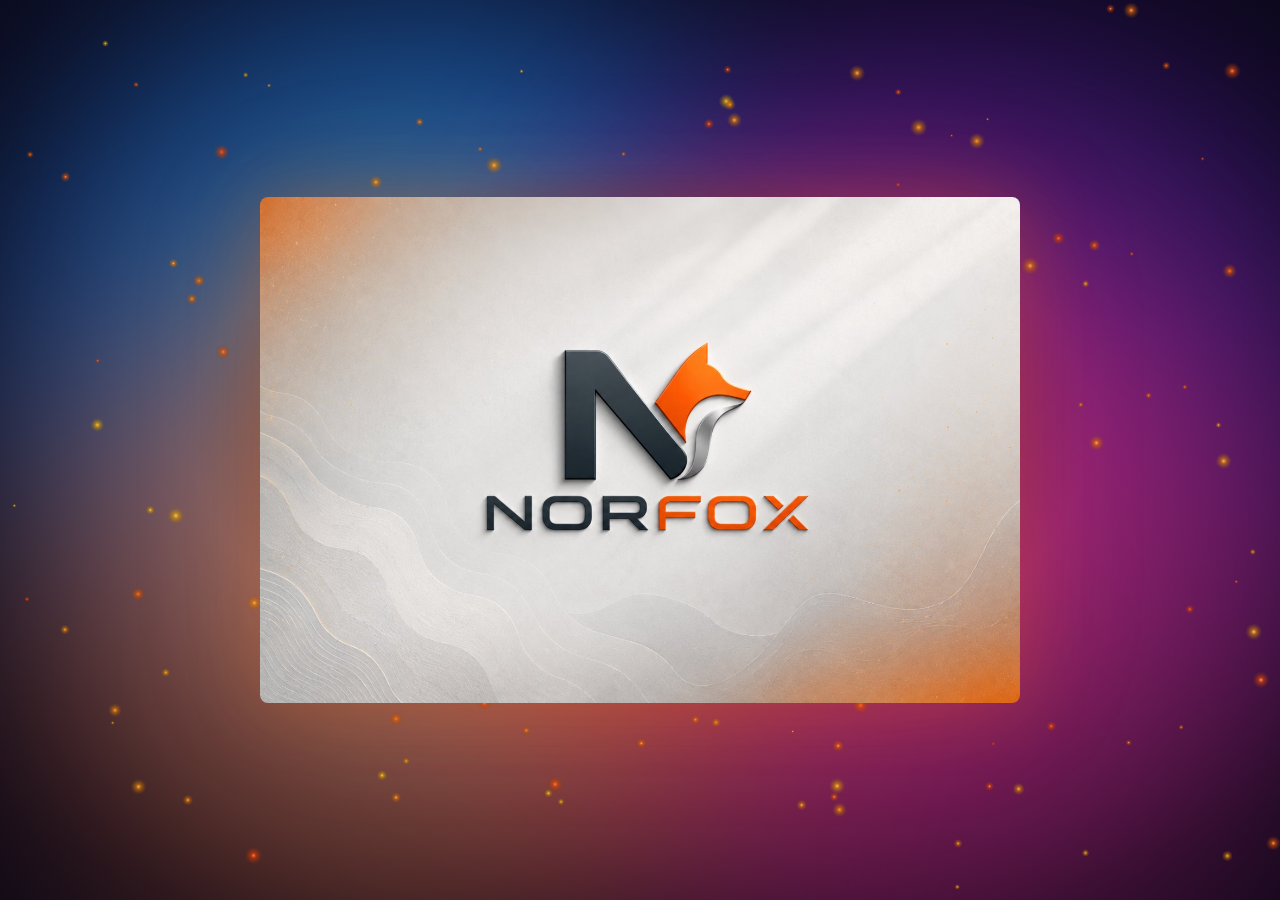
<file: index.html>
<!DOCTYPE html>
<html lang="en">
<head>
  <meta charset="utf-8" />
  <title>Norfox — Nordic Foundry Excellence</title>
  <meta name="viewport" content="width=device-width, initial-scale=1" />
  <meta name="description" content="Norfox — Nordic Foundry Excellence. Coming soon." />
  <link rel="icon" type="image/png" href="favicon.png" />
  <style>
    *, *::before, *::after { box-sizing: border-box; margin: 0; padding: 0; }
    html, body { height: 100%; overflow: hidden; background: #0a0612; }

    @keyframes aurora-a {
      0%, 100% { transform: translate(-8%, -6%) scale(1.1); }
      50%      { transform: translate(10%, 8%) scale(1.3); }
    }
    @keyframes aurora-b {
      0%, 100% { transform: translate(6%, 4%) scale(1.2); }
      50%      { transform: translate(-10%, -8%) scale(1.05); }
    }
    @keyframes aurora-c {
      0%, 100% { transform: translate(4%, -8%) scale(1.15); }
      50%      { transform: translate(-6%, 10%) scale(1.35); }
    }

    .layer { position: fixed; inset: 0; }

    /* Aurora background */
    #aurora { z-index: 0; overflow: hidden; pointer-events: none; background: #0c0a1a; }
    .blob { position: absolute; border-radius: 50%; }
    .blob.a { width: 80vmax; height: 80vmax; left: -10%; top: -20%; filter: blur(90px); opacity: .85;
      background: radial-gradient(circle, #2bb8e8 0%, #1f6fd6 40%, transparent 70%);
      animation: aurora-a 22s ease-in-out infinite; }
    .blob.b { width: 75vmax; height: 75vmax; right: -15%; top: -10%; filter: blur(90px); opacity: .8;
      background: radial-gradient(circle, #7b34d6 0%, #4a1f9e 45%, transparent 72%);
      animation: aurora-b 26s ease-in-out infinite; }
    .blob.c { width: 80vmax; height: 80vmax; right: -10%; bottom: -25%; filter: blur(95px); opacity: .82;
      background: radial-gradient(circle, #e83a86 0%, #b3247a 45%, transparent 72%);
      animation: aurora-c 24s ease-in-out infinite; }
    .blob.d { width: 70vmax; height: 70vmax; left: -5%; bottom: -20%; filter: blur(100px); opacity: .7;
      background: radial-gradient(circle, #f0a878 0%, #d6663c 45%, transparent 72%);
      animation: aurora-a 28s ease-in-out infinite reverse; }
    #aurora .vignette { position: absolute; inset: 0;
      background: radial-gradient(ellipse 70% 60% at 50% 48%, rgba(8,4,18,.45) 0%, rgba(8,4,18,.15) 50%, rgba(8,4,18,.55) 100%); }

    /* Embers */
    #embers { z-index: 2; }
    #embers canvas { width: 100%; height: 100%; display: block; }

    /* Slideshow */
    #stage { z-index: 3; display: flex; align-items: center; justify-content: center; padding: 40px; pointer-events: none; }
    #frame { position: relative; width: min(760px, 90vw); aspect-ratio: 1 / 1; display: flex; align-items: center; justify-content: center; }
    #frame img { position: absolute; max-width: 100%; max-height: 100%; height: auto; display: block; border-radius: 8px;
      box-shadow: 0 0 70px rgba(220,90,20,.30), 0 0 140px rgba(220,90,20,.12);
      opacity: 0; transform: rotate(12deg) scale(.82);
      transition: opacity 1.6s ease, transform 1.6s ease; }
    #frame img.active { opacity: 1; transform: rotate(0deg) scale(1); }
  </style>
</head>
<body>
  <div id="aurora" class="layer">
    <div class="blob a"></div>
    <div class="blob b"></div>
    <div class="blob c"></div>
    <div class="blob d"></div>
    <div class="vignette"></div>
  </div>

  <div id="embers" class="layer"><canvas id="ember-canvas"></canvas></div>

  <div id="stage" class="layer">
    <div id="frame">
      <img class="active" src="img/logo.jpg" alt="Norfox — Nordic Foundry Excellence" />
      <img src="img/mug-black.jpg" alt="Norfox black mug" />
      <img src="img/volvo-ex60.jpg" alt="Norfox Volvo EX60" />
      <img src="img/helmet.jpg" alt="Norfox safety helmet" />
      <img src="img/mug-octagon.jpg" alt="Norfox octagon mug" />
      <img src="img/fox-sketch.jpg" alt="Norfox fox sketch" />
      <img src="img/character.jpg" alt="Norfox foundry mug character" />
      <img src="img/sketch.jpg" alt="Norfox logo sketch" />
      <img src="img/nordic-map.jpg" alt="Nordic region map" />
      <img src="img/bugatti.jpg" alt="Norfox Bugatti Chiron" />
      <img src="img/mug-white.jpg" alt="Norfox white mug" />
      <img src="img/excavator.jpg" alt="Norfox Volvo excavator" />
      <img src="img/mousepad.jpg" alt="Norfox mousepad and notebook" />
    </div>
  </div>

  <script>
    /* ---- Slideshow ---- */
    (function () {
      var slides = document.querySelectorAll('#frame img');
      var i = 0;
      setInterval(function () {
        slides[i].classList.remove('active');
        i = (i + 1) % slides.length;
        slides[i].classList.add('active');
      }, 5000);
    })();

    /* ---- Ember particles ---- */
    (function () {
      var canvas = document.getElementById('ember-canvas');
      var ctx = canvas.getContext('2d');
      var particles = [];

      function resize() { canvas.width = window.innerWidth; canvas.height = window.innerHeight; }
      window.addEventListener('resize', resize);
      resize();

      function spawn(scatter) {
        return {
          x: Math.random() * canvas.width,
          y: scatter ? Math.random() * canvas.height : canvas.height + 10,
          size: Math.random() * 2.5 + 0.5,
          speedY: Math.random() * 1.8 + 0.6,
          speedX: (Math.random() - 0.5) * 0.6,
          life: Math.random() * 0.5 + 0.5,
          maxLife: 1,
          hue: Math.random() * 30 + 15,
          brightness: Math.random() * 20 + 55,
          drift: (Math.random() - 0.5) * 0.02
        };
      }

      function loop() {
        var W = canvas.width, H = canvas.height;
        ctx.clearRect(0, 0, W, H);

        var target = Math.floor(W * H / 8000);
        while (particles.length < target) {
          var p = spawn(true); p.maxLife = p.life; particles.push(p);
        }
        if (Math.random() < 0.4) { var q = spawn(false); q.maxLife = q.life; particles.push(q); }

        particles = particles.filter(function (p) { return p.life > 0; });
        for (var k = 0; k < particles.length; k++) {
          var pt = particles[k];
          pt.life -= 0.004;
          pt.speedX += pt.drift;
          pt.speedX = Math.max(-1, Math.min(1, pt.speedX));
          pt.x += pt.speedX;
          pt.y -= pt.speedY;

          var ratio = pt.maxLife > 0 ? Math.max(0, Math.min(1, pt.life / pt.maxLife)) : 0;
          var alpha = Math.pow(ratio, 0.6) || 0;
          var r = pt.size * (1 + (1 - ratio) * 0.5);

          var grad = ctx.createRadialGradient(pt.x, pt.y, 0, pt.x, pt.y, r * 3);
          grad.addColorStop(0, 'hsla(' + pt.hue + ', 100%, ' + pt.brightness + '%, ' + alpha + ')');
          grad.addColorStop(0.3, 'hsla(' + pt.hue + ', 100%, 45%, ' + (alpha * 0.6) + ')');
          grad.addColorStop(1, 'hsla(' + pt.hue + ', 80%, 30%, 0)');

          ctx.beginPath();
          ctx.arc(pt.x, pt.y, r * 3, 0, Math.PI * 2);
          ctx.fillStyle = grad;
          ctx.fill();
        }
        requestAnimationFrame(loop);
      }
      loop();
    })();
  </script>
</body>
</html>
</file>
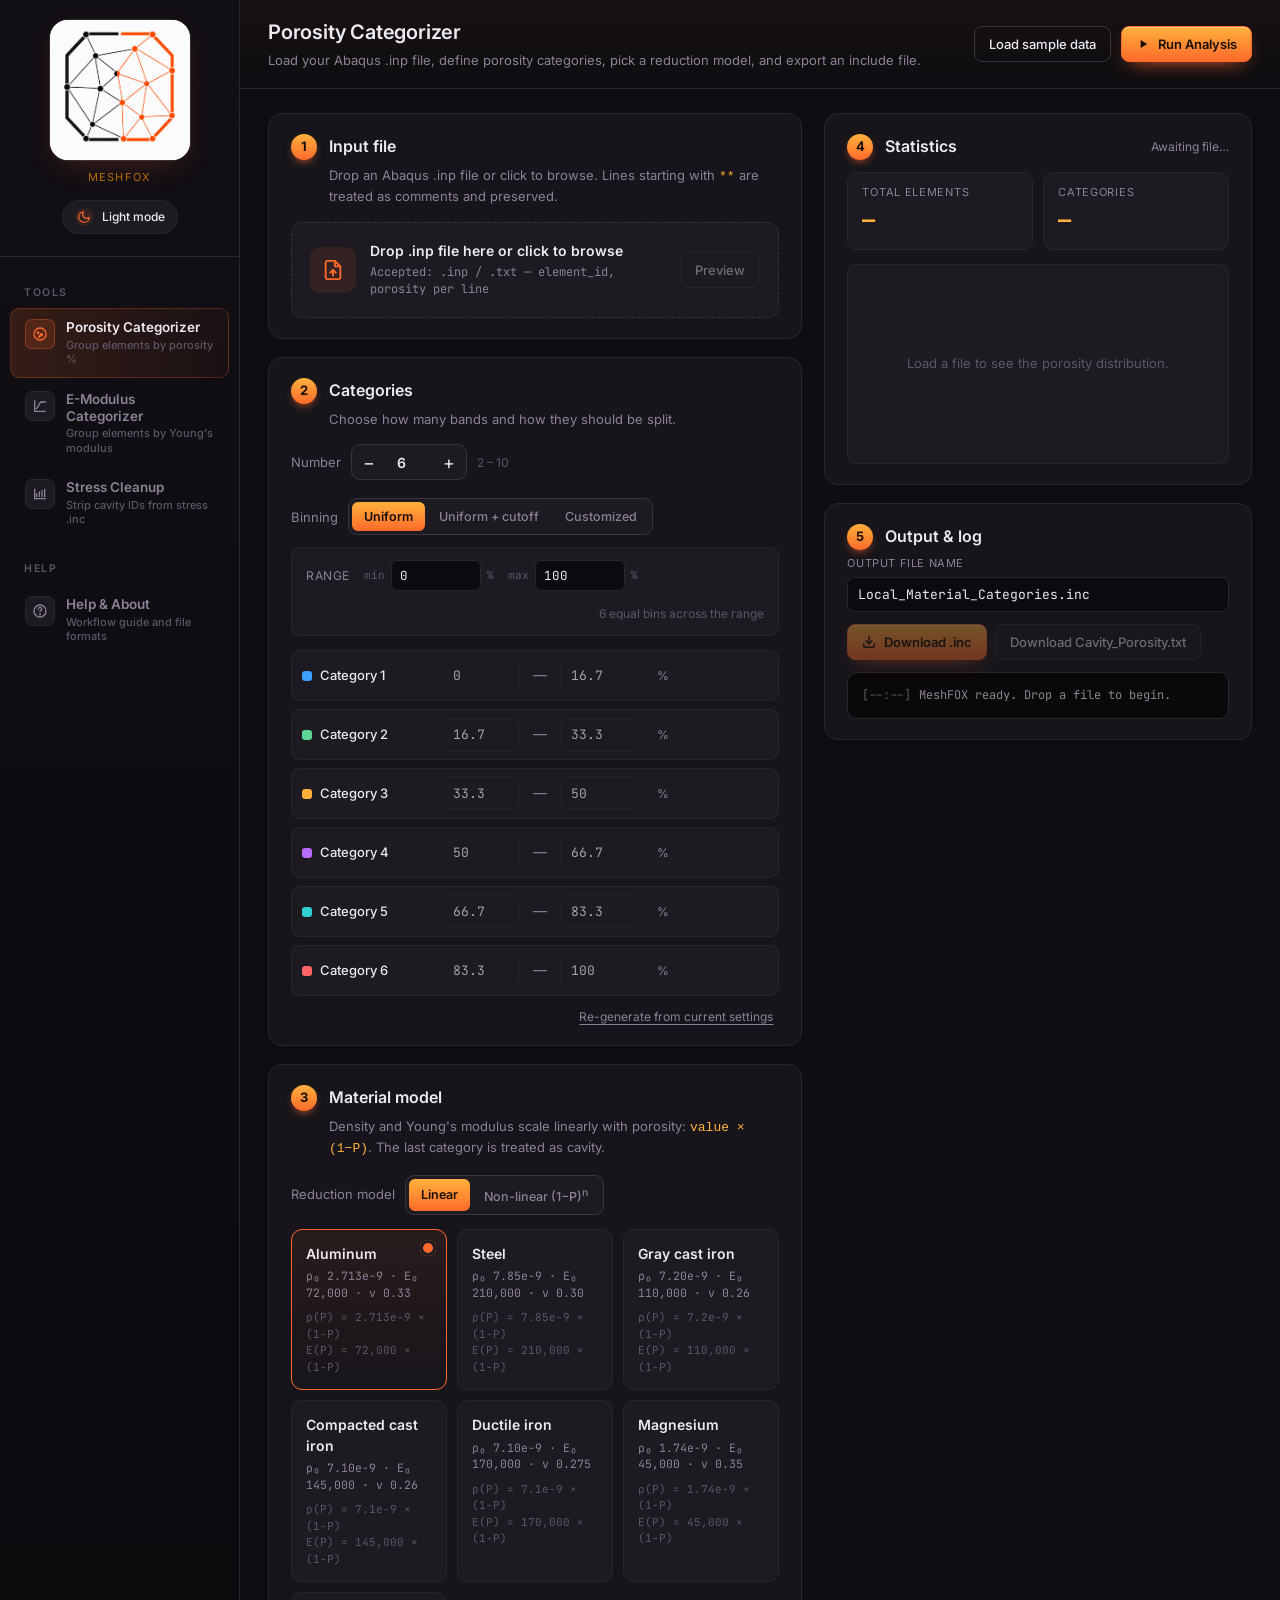
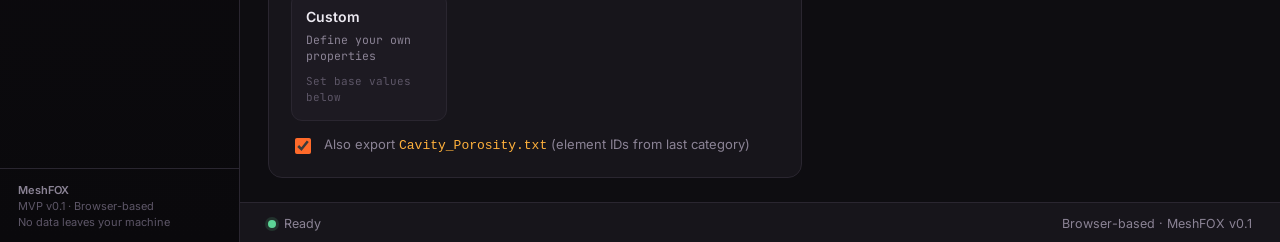
<file: dev/apps/meshfox/index.html>
<!DOCTYPE html>
<html lang="en">
<head>
<meta charset="UTF-8" />
<meta name="viewport" content="width=1280" />
<title>MeshFOX — Porosity Categorizer</title>
<link rel="preconnect" href="https://fonts.googleapis.com">
<link rel="preconnect" href="https://fonts.gstatic.com" crossorigin>
<link href="https://fonts.googleapis.com/css2?family=Inter:wght@400;500;600;700&family=JetBrains+Mono:wght@400;500&display=swap" rel="stylesheet">
<style>
  :root{
    --bg:         #0e0d11;
    --panel:      #17151b;
    --panel-2:    #1d1a22;
    --line:       #2a2630;
    --line-2:     #3a3340;
    --text:       #ece9f1;
    --muted:      #8b8395;
    --dim:        #5d5667;
    --input-bg:   #0c0a0f;
    --code-bg:    #0a0809;
    --logo-bg:    #f5f1ec;
    --modal-veil: rgba(0,0,0,.6);
    --accent:     #ff6a2a;   /* magma orange */
    --accent-2:   #ffb13c;   /* ember */
    --accent-3:   #d11d4a;   /* deep magma */
    --ok:         #5cd496;
    --warn:       #ffc66d;
    --err:        #ff6464;

    /* category colors — 10 swatches */
    --c1:#3aa0ff; --c2:#5cd496; --c3:#ffb13c; --c4:#b96bff;
    --c5:#2ed1d1; --c6:#ff6464; --c7:#ff8fb1; --c8:#9bdb4d;
    --c9:#ffd866; --c10:#a890fe;
  }

  [data-theme="light"]{
    --bg:         #f3f0f6;
    --panel:      #ffffff;
    --panel-2:    #f6f3fa;
    --line:       #e3dee9;
    --line-2:     #cdc7d5;
    --text:       #1c1923;
    --muted:      #6a6376;
    --dim:        #9c94a6;
    --input-bg:   #ffffff;
    --code-bg:    #f5f1f9;
    --logo-bg:    #f5f1ec;
    --modal-veil: rgba(28,25,35,.45);
    --accent:     #e6571a;
    --accent-2:   #f08a26;
    --accent-3:   #b91b3d;
    --ok:         #2fa66c;
    --warn:       #c98712;
    --err:        #d63b3b;
  }
  *{box-sizing:border-box}
  html,body{margin:0;padding:0;background:var(--bg);color:var(--text);font-family:Inter,system-ui,sans-serif;font-size:14px;line-height:1.45}
  body{min-height:100vh}
  button{font-family:inherit;cursor:pointer}
  input,select{font-family:inherit;color:var(--text)}
  ::-webkit-scrollbar{width:10px;height:10px}
  ::-webkit-scrollbar-track{background:transparent}
  ::-webkit-scrollbar-thumb{background:var(--line-2);border-radius:10px}

  /* --- shell --- */
  .app{display:grid;grid-template-columns:240px 1fr;min-height:100vh}

  .sidebar{
    background:linear-gradient(180deg,#120f15 0%, #0a090c 100%);
    border-right:1px solid var(--line);
    display:flex;flex-direction:column;
  }
  [data-theme="light"] .sidebar{
    background:linear-gradient(180deg, #ffffff 0%, #f3f0f6 100%);
  }
  .brand{display:flex;flex-direction:column;align-items:center;gap:10px;padding:20px 18px 22px;border-bottom:1px solid var(--line);text-align:center}
  .brand-logo{
    width:140px;height:140px;border-radius:18px;
    background:var(--logo-bg);
    box-shadow:0 10px 30px -10px rgba(255,106,42,.25), 0 0 0 1px var(--line);
    overflow:hidden;display:grid;place-items:center;
  }
  .brand-logo img{width:100%;height:100%;object-fit:cover;display:block}
  .brand-tag{display:flex;align-items:center;gap:8px;font-size:11px;color:var(--muted);letter-spacing:1.2px;text-transform:uppercase}
  .brand-tag b{color:var(--accent-2);font-weight:600}
  .brand-divider{width:24px;height:1px;background:var(--line-2)}

  .nav{padding:14px 10px;display:flex;flex-direction:column;gap:2px;flex:1}
  .nav a{
    display:flex;align-items:center;gap:12px;padding:10px 14px;border-radius:9px;
    color:var(--muted);text-decoration:none;font-weight:500;font-size:13.5px;
    border:1px solid transparent;
  }
  .nav a:hover{background:var(--panel);color:var(--text)}
  .nav a.active{background:linear-gradient(90deg, rgba(255,106,42,.16), rgba(255,106,42,.04));color:var(--text);border-color:rgba(255,106,42,.25)}
  .nav a .num{
    width:22px;height:22px;border-radius:6px;background:var(--panel-2);
    display:grid;place-items:center;font-size:11px;color:var(--muted);font-weight:600;
    border:1px solid var(--line);
  }
  .nav a.active .num{background:var(--accent);color:#1a0e08;border-color:transparent}

  .side-foot{padding:14px 18px;border-top:1px solid var(--line);font-size:11px;color:var(--dim)}
  .side-foot b{color:var(--muted);font-weight:600}
  .theme-toggle{
    display:inline-flex;align-items:center;gap:9px;margin-top:4px;padding:7px 12px;
    background:var(--panel-2);border:1px solid var(--line);border-radius:99px;
    color:var(--text);font-family:inherit;font-size:12px;font-weight:500;
    cursor:pointer;transition:.15s;
  }
  .theme-toggle:hover{border-color:var(--accent);color:var(--accent)}
  .theme-toggle-ico{
    width:18px;height:18px;border-radius:50%;background:rgba(255,106,42,.12);
    color:var(--accent);display:grid;place-items:center;flex:0 0 auto;
  }

  /* --- main --- */
  .main{display:flex;flex-direction:column;min-width:0}
  .topbar{
    display:flex;align-items:center;justify-content:space-between;
    padding:18px 28px;border-bottom:1px solid var(--line);
    background:linear-gradient(180deg, rgba(255,106,42,.04), transparent);
  }
  .topbar h1{margin:0;font-size:20px;font-weight:600;letter-spacing:-.01em}
  .topbar p{margin:4px 0 0;color:var(--muted);font-size:13px}
  .top-actions{display:flex;align-items:center;gap:10px}

  .btn{
    display:inline-flex;align-items:center;gap:8px;padding:9px 14px;border-radius:8px;
    background:var(--panel-2);border:1px solid var(--line-2);color:var(--text);
    font-weight:500;font-size:13px;transition:.15s;
  }
  .btn:hover{background:var(--panel);border-color:var(--accent)}
  .btn:disabled{opacity:.4;cursor:not-allowed}
  .btn.primary{
    background:linear-gradient(180deg, var(--accent-2), var(--accent));
    border:1px solid var(--accent);color:#1a0e08;font-weight:600;
    box-shadow:0 8px 20px -10px var(--accent), inset 0 1px 0 rgba(255,255,255,.4);
  }
  .btn.primary:hover{filter:brightness(1.05)}
  .btn.ghost{background:transparent}

  .content{padding:24px 28px;display:grid;grid-template-columns:minmax(0, 1.25fr) minmax(0, 1fr);gap:22px;flex:1}

  .card{
    background:var(--panel);border:1px solid var(--line);border-radius:14px;
    padding:20px 22px;
  }
  .card + .card{margin-top:18px}
  .card-h{display:flex;align-items:center;gap:12px;margin-bottom:6px}
  .card-h .step{
    width:26px;height:26px;border-radius:50%;
    background:linear-gradient(180deg, var(--accent-2), var(--accent));
    color:#1a0e08;font-weight:700;font-size:13px;
    display:grid;place-items:center;
    box-shadow:0 4px 10px -4px var(--accent);
  }
  .card-h h2{margin:0;font-size:16px;font-weight:600}
  .card-sub{color:var(--muted);font-size:13px;margin:0 0 16px 38px}

  /* file drop */
  .drop{
    border:1.5px dashed var(--line-2);border-radius:12px;padding:18px;
    display:flex;align-items:center;gap:14px;background:var(--panel-2);
    transition:.15s;
  }
  .drop.drag{border-color:var(--accent);background:rgba(255,106,42,.06)}
  .drop-ic{
    width:46px;height:46px;border-radius:10px;
    background:rgba(255,106,42,.1);color:var(--accent);
    display:grid;place-items:center;flex:0 0 auto;
  }
  .drop-body{flex:1;min-width:0}
  .drop-title{font-weight:600;font-size:14px}
  .drop-meta{color:var(--muted);font-size:12px;margin-top:3px;font-family:JetBrains Mono,monospace}
  .drop-meta .pill{
    display:inline-block;padding:1px 8px;border-radius:99px;background:rgba(92,212,150,.12);
    color:var(--ok);font-size:11px;margin-left:8px;
  }
  .drop input[type=file]{display:none}

  /* category controls */
  .row{display:flex;align-items:center;gap:14px;margin-top:6px}
  .stepper{display:inline-flex;align-items:center;border:1px solid var(--line-2);border-radius:9px;overflow:hidden;background:var(--panel-2)}
  .stepper button{
    width:34px;height:34px;background:transparent;border:0;color:var(--text);font-size:18px;
  }
  .stepper button:hover{background:var(--panel)}
  .stepper input{
    width:46px;height:34px;background:transparent;border:0;text-align:center;
    font-size:14px;font-weight:600;
  }
  .stepper input:focus{outline:none}

  .ranges{
    display:grid;grid-template-columns:1fr;gap:8px;margin-top:14px;
  }
  .rng{
    display:grid;grid-template-columns:130px 1fr 20px 1fr 30px 80px;
    align-items:center;gap:10px;padding:8px 10px;border-radius:9px;
    background:var(--panel-2);border:1px solid var(--line);
  }
  .rng .swatch{width:10px;height:10px;border-radius:3px;display:inline-block;margin-right:8px;vertical-align:middle}
  .rng-label{font-size:13px;color:var(--text);font-weight:500}
  .rng input{
    background:var(--input-bg);border:1px solid var(--line);border-radius:7px;
    padding:7px 10px;color:var(--text);font-family:JetBrains Mono,monospace;font-size:13px;
    width:100%;
  }
  .rng input:focus{outline:none;border-color:var(--accent)}
  .rng .dash{text-align:center;color:var(--muted)}
  .rng .unit{color:var(--muted);font-size:12px;text-align:center}
  .rng .auto{
    background:transparent;border:1px solid var(--line);color:var(--muted);
    border-radius:6px;font-size:11px;padding:5px 8px;
  }
  .rng .auto:hover{color:var(--accent);border-color:var(--accent)}

  .range-tools{display:flex;gap:8px;margin-top:12px;justify-content:flex-end}
  .link-btn{
    background:transparent;border:0;color:var(--muted);font-size:12px;
    text-decoration:underline;text-underline-offset:3px;
  }
  .link-btn:hover{color:var(--accent)}

  /* segmented control */
  .seg{
    display:inline-flex;background:var(--panel-2);border:1px solid var(--line-2);
    border-radius:9px;padding:3px;gap:2px;
  }
  .seg button{
    background:transparent;border:0;color:var(--muted);padding:7px 12px;
    border-radius:6px;font-size:12.5px;font-weight:500;white-space:nowrap;
  }
  .seg button.on{background:linear-gradient(180deg, var(--accent-2), var(--accent));color:#1a0e08;font-weight:600}
  .seg button:hover:not(.on){color:var(--text)}

  /* target picker */
  .target-grid{display:grid;grid-template-columns:repeat(2,1fr);gap:10px;margin-top:4px}
  .target-opt{
    border:1px solid var(--line);border-radius:11px;padding:14px 16px;background:var(--panel-2);
    cursor:pointer;transition:.15s;position:relative;display:flex;align-items:center;gap:12px;
  }
  .target-opt:hover{border-color:var(--line-2)}
  .target-opt.sel{border-color:var(--accent);background:linear-gradient(180deg, rgba(255,106,42,.08), transparent)}
  .target-opt.sel::after{
    content:"";position:absolute;top:10px;right:10px;width:14px;height:14px;border-radius:50%;
    background:var(--accent);box-shadow:inset 0 0 0 3px var(--panel-2);
  }
  .target-ico{
    width:38px;height:38px;border-radius:8px;flex:0 0 auto;
    display:grid;place-items:center;color:var(--accent);
    background:rgba(255,106,42,.08);
  }
  .target-name{font-weight:600;font-size:14px}
  .target-meta{color:var(--muted);font-size:12px;margin-top:3px;font-family:JetBrains Mono,monospace}

  /* binning mode controls */
  .bin-controls{
    display:flex;align-items:center;gap:14px;flex-wrap:wrap;
    margin-top:12px;padding:12px 14px;border-radius:9px;
    background:var(--panel-2);border:1px solid var(--line);
  }
  .bin-controls label{color:var(--muted);font-size:12px;text-transform:uppercase;letter-spacing:.6px}
  .mini-field{display:flex;align-items:center;gap:6px}
  .mini-field input{
    width:90px;background:var(--input-bg);border:1px solid var(--line);border-radius:6px;
    padding:6px 8px;color:var(--text);font-family:JetBrains Mono,monospace;font-size:12.5px;
  }
  .mini-field input:focus{outline:none;border-color:var(--accent)}
  .mini-field .u{color:var(--dim);font-size:11px;font-family:JetBrains Mono,monospace}

  .rng.locked input{pointer-events:none;opacity:.65;background:var(--panel-2)}
  .rng.locked .auto{display:none}

  /* material */
  .model-grid{display:grid;grid-template-columns:repeat(3,1fr);gap:10px;margin-top:4px}
  .model{
    border:1px solid var(--line);border-radius:11px;padding:14px;background:var(--panel-2);
    cursor:pointer;transition:.15s;position:relative;
  }
  .model:hover{border-color:var(--line-2)}
  .model.sel{border-color:var(--accent);background:linear-gradient(180deg, rgba(255,106,42,.08), transparent)}
  .model.sel::after{
    content:"";position:absolute;top:10px;right:10px;width:16px;height:16px;border-radius:50%;
    background:var(--accent);
    box-shadow:inset 0 0 0 3px var(--panel-2);
  }
  .model-name{font-weight:600;font-size:14px}
  .model-meta{color:var(--muted);font-size:11.5px;margin-top:4px;font-family:JetBrains Mono,monospace}
  .model-formula{margin-top:8px;font-size:11px;color:var(--dim);font-family:JetBrains Mono,monospace;line-height:1.5}

  .custom-grid{display:grid;grid-template-columns:1fr 1fr;gap:10px;margin-top:12px}
  .field label{display:block;color:var(--muted);font-size:11px;margin-bottom:5px;text-transform:uppercase;letter-spacing:.6px}
  .field input{
    width:100%;background:var(--input-bg);border:1px solid var(--line);border-radius:7px;
    padding:8px 10px;color:var(--text);font-family:JetBrains Mono,monospace;font-size:13px;
  }
  .field input:focus{outline:none;border-color:var(--accent)}

  .checkbox-row{display:flex;align-items:center;gap:10px;margin-top:14px;font-size:13px;color:var(--muted)}
  .checkbox-row input{accent-color:var(--accent);width:16px;height:16px}

  /* statistics + chart */
  .stat-grid{display:grid;grid-template-columns:1fr 1fr;gap:10px;margin-bottom:14px}
  .stat{
    border:1px solid var(--line);border-radius:10px;padding:12px 14px;background:var(--panel-2);
  }
  .stat-label{color:var(--muted);font-size:11px;text-transform:uppercase;letter-spacing:.7px}
  .stat-val{font-size:22px;font-weight:700;color:var(--accent-2);margin-top:4px;font-family:JetBrains Mono,monospace}

  .chart{height:200px;background:var(--panel-2);border:1px solid var(--line);border-radius:10px;padding:14px;position:relative}
  .chart-empty{display:flex;align-items:center;justify-content:center;height:100%;color:var(--dim);font-size:13px}

  table.dist{width:100%;border-collapse:collapse;margin-top:14px;font-size:13px}
  table.dist th{
    text-align:left;font-weight:500;color:var(--muted);font-size:11px;
    text-transform:uppercase;letter-spacing:.7px;padding:8px 10px;border-bottom:1px solid var(--line);
  }
  table.dist td{padding:9px 10px;border-bottom:1px solid var(--line);font-family:JetBrains Mono,monospace;font-size:12.5px}
  table.dist td:first-child{font-family:Inter,sans-serif}
  table.dist tr:last-child td{border-bottom:0}
  table.dist .pct{color:var(--accent-2)}

  /* log */
  .log{
    background:var(--code-bg);border:1px solid var(--line);border-radius:10px;padding:12px 14px;
    font-family:JetBrains Mono,monospace;font-size:12px;color:var(--muted);
    max-height:160px;overflow:auto;
  }
  .log .line{padding:2px 0}
  .log .info{color:var(--muted)}
  .log .ok{color:var(--ok)}
  .log .warn{color:var(--warn)}
  .log .err{color:var(--err)}
  .log .tag{color:var(--dim);margin-right:8px}

  /* statusbar */
  .statusbar{
    display:flex;align-items:center;justify-content:space-between;
    padding:12px 28px;border-top:1px solid var(--line);background:var(--panel);
    font-size:12.5px;color:var(--muted);
  }
  .status-dot{display:inline-block;width:8px;height:8px;border-radius:50%;background:var(--dim);margin-right:8px}
  .status-dot.ready{background:var(--ok);box-shadow:0 0 0 3px rgba(92,212,150,.15)}
  .status-dot.busy{background:var(--warn);animation:pulse 1s infinite}
  .status-dot.err{background:var(--err)}
  @keyframes pulse{50%{opacity:.4}}

  /* modal */
  .modal-bg{
    position:fixed;inset:0;background:rgba(0,0,0,.6);backdrop-filter:blur(4px);
    display:none;align-items:center;justify-content:center;z-index:50;
  }
  .modal-bg.open{display:flex}
  .modal{
    background:var(--panel);border:1px solid var(--line);border-radius:14px;
    width:min(720px, 92vw);max-height:80vh;display:flex;flex-direction:column;
    box-shadow:0 30px 60px -20px rgba(0,0,0,.6);
  }
  .modal-h{display:flex;align-items:center;justify-content:space-between;padding:16px 20px;border-bottom:1px solid var(--line)}
  .modal-h h3{margin:0;font-size:15px;font-weight:600}
  .modal-b{padding:16px 20px;overflow:auto;font-family:JetBrains Mono,monospace;font-size:12px;color:var(--muted);white-space:pre;line-height:1.6}
  .icon-btn{
    width:32px;height:32px;display:grid;place-items:center;background:transparent;
    border:0;border-radius:6px;color:var(--muted);
  }
  .icon-btn:hover{background:var(--panel-2);color:var(--text)}

  .placeholder{
    border:1.5px dashed var(--line);border-radius:10px;padding:24px;text-align:center;
    color:var(--dim);font-size:13px;
  }

  /* tool selector in sidebar */
  .nav-label{
    color:var(--dim);font-size:10.5px;letter-spacing:1.5px;
    text-transform:uppercase;font-weight:600;
    padding:14px 14px 6px;
  }
  .tool-btn{
    display:flex;align-items:flex-start;gap:11px;padding:10px 14px;border-radius:9px;
    color:var(--muted);text-decoration:none;font-weight:500;font-size:13.5px;
    border:1px solid transparent;background:transparent;cursor:pointer;width:100%;text-align:left;
    font-family:inherit;
  }
  .tool-btn .ico{
    width:30px;height:30px;border-radius:7px;background:var(--panel-2);
    display:grid;place-items:center;flex:0 0 auto;color:var(--muted);
    border:1px solid var(--line);
  }
  .tool-btn:hover{background:var(--panel);color:var(--text)}
  .tool-btn.active{background:linear-gradient(90deg, rgba(255,106,42,.16), rgba(255,106,42,.04));color:var(--text);border-color:rgba(255,106,42,.25)}
  .tool-btn.active .ico{background:rgba(255,106,42,.15);color:var(--accent);border-color:rgba(255,106,42,.3)}
  .tool-btn .title{font-weight:600;line-height:1.25}
  .tool-btn .sub{font-size:11px;color:var(--dim);margin-top:2px;line-height:1.3}

  /* view switching */
  .view{display:none}
  .view.active{display:flex;flex-direction:column;flex:1;min-height:0}

  /* stress workflow */
  .src-pill{
    display:inline-flex;align-items:center;gap:6px;
    padding:3px 9px;border-radius:99px;background:rgba(92,212,150,.12);
    color:var(--ok);font-size:11px;font-family:JetBrains Mono,monospace;
  }
  .src-pill.muted{background:rgba(139,131,149,.12);color:var(--muted)}
  .src-toggle{display:flex;gap:6px;margin-top:10px}
  .src-toggle button{
    flex:1;padding:9px 12px;border-radius:8px;border:1px solid var(--line);
    background:var(--panel-2);color:var(--muted);font-size:12.5px;font-family:inherit;cursor:pointer;
  }
  .src-toggle button.on{border-color:var(--accent);color:var(--text);background:linear-gradient(180deg, rgba(255,106,42,.08), transparent)}

  .summary-grid{display:grid;grid-template-columns:repeat(3,1fr);gap:10px;margin-top:14px}
  .placeholder .ico{font-size:24px;margin-bottom:8px;color:var(--line-2)}

  @media (max-width: 1100px){
    .content{grid-template-columns:1fr}
    .app{grid-template-columns:200px 1fr}
  }

  /* streaming parser progress + scale chip */
  .drop-progress{margin-top:10px;height:5px;background:var(--input-bg);border:1px solid var(--line);border-radius:99px;overflow:hidden;display:none}
  .drop-progress.on{display:block}
  .drop-progress > div{height:100%;background:linear-gradient(90deg,var(--accent-2),var(--accent));width:0;transition:width .15s ease-out}
  .scale-chip{
    display:inline-flex;align-items:center;gap:4px;
    padding:2px 8px;border-radius:99px;
    background:rgba(255,177,60,.12);color:var(--accent-2);
    font-family:JetBrains Mono,monospace;font-size:11px;
    border:1px solid rgba(255,177,60,.25);
    cursor:pointer;margin-left:6px;user-select:none;
  }
  .scale-chip:hover{background:rgba(255,177,60,.2);color:var(--text)}
  .scale-chip.muted{background:transparent;color:var(--muted);border-color:var(--line)}
  .scale-chip.muted:hover{color:var(--text)}
</style>
</head>
<body>

<div class="app">

  <!-- ============ SIDEBAR ============ -->
  <aside class="sidebar">
    <div class="brand">
      <div class="brand-logo">
        <img src="assets/meshfox-logo.png" alt="MeshFOX" />
      </div>
      <div class="brand-tag"><span style="color: rgb(181, 108, 6)">MeshFOX</span></div>
      <button id="theme-toggle" class="theme-toggle" title="Toggle light / dark theme" aria-label="Toggle theme">
        <span class="theme-toggle-ico" id="theme-toggle-ico">
          <svg width="14" height="14" viewBox="0 0 24 24" fill="none" stroke="currentColor" stroke-width="2" stroke-linecap="round" stroke-linejoin="round"><path d="M21 12.79A9 9 0 1 1 11.21 3a7 7 0 0 0 9.79 9.79z"/></svg>
        </span>
        <span id="theme-toggle-label">Light mode</span>
      </button>
    </div>

    <nav class="nav">
      <div class="nav-label">Tools</div>
      <button class="tool-btn active" data-tool="categorizer" data-target="porosity">
        <span class="ico">
          <svg width="16" height="16" viewBox="0 0 24 24" fill="none" stroke="currentColor" stroke-width="2" stroke-linecap="round" stroke-linejoin="round">
            <circle cx="12" cy="12" r="9"/>
            <circle cx="9" cy="10" r="1.2" fill="currentColor"/>
            <circle cx="14" cy="13" r="1.6" fill="currentColor"/>
            <circle cx="11" cy="16" r="1" fill="currentColor"/>
          </svg>
        </span>
        <span>
          <div class="title">Porosity Categorizer</div>
          <div class="sub">Group elements by porosity %</div>
        </span>
      </button>
      <button class="tool-btn" data-tool="categorizer" data-target="e">
        <span class="ico">
          <svg width="16" height="16" viewBox="0 0 24 24" fill="none" stroke="currentColor" stroke-width="2" stroke-linecap="round" stroke-linejoin="round">
            <path d="M4 20 L4 4"/><path d="M4 20 L20 20"/>
            <path d="M6 16 C 10 16 10 6 14 6"/>
            <path d="M14 6 L20 6"/>
          </svg>
        </span>
        <span>
          <div class="title">E-Modulus Categorizer</div>
          <div class="sub">Group elements by Young's modulus</div>
        </span>
      </button>
      <button class="tool-btn" data-tool="stress">
        <span class="ico">
          <svg width="16" height="16" viewBox="0 0 24 24" fill="none" stroke="currentColor" stroke-width="2" stroke-linecap="round" stroke-linejoin="round">
            <path d="M4 19 L4 5"/><path d="M4 19 L20 19"/>
            <path d="M7 16 L7 12"/><path d="M11 16 L11 9"/><path d="M15 16 L15 7"/><path d="M19 16 L19 5"/>
          </svg>
        </span>
        <span>
          <div class="title">Stress Cleanup</div>
          <div class="sub">Strip cavity IDs from stress .inc</div>
        </span>
      </button>

      <div class="nav-label" style="margin-top:8px">Help</div>
      <button class="tool-btn" data-tool="help">
        <span class="ico">
          <svg width="16" height="16" viewBox="0 0 24 24" fill="none" stroke="currentColor" stroke-width="2" stroke-linecap="round" stroke-linejoin="round">
            <circle cx="12" cy="12" r="9"/>
            <path d="M9.5 9 a2.5 2.5 0 1 1 3.5 2.3 c-.8.4-1 1-1 1.7"/>
            <circle cx="12" cy="17" r=".6" fill="currentColor"/>
          </svg>
        </span>
        <span>
          <div class="title">Help &amp; About</div>
          <div class="sub">Workflow guide and file formats</div>
        </span>
      </button>
    </nav>

    <div class="side-foot">
      <div>
        <b>MeshFOX</b><br>
        MVP v0.1 · Browser-based<br>
        <span style="color:var(--dim)">No data leaves your machine</span>
      </div>
    </div>
  </aside>

  <!-- ============ MAIN ============ -->
  <main class="main">

    <!-- ====== VIEW: CATEGORIZER ====== -->
    <div class="view active" id="view-categorizer">

    <div class="topbar">
      <div>
        <h1 id="cat-topbar-title">Input &amp; Setup</h1>
        <p id="cat-topbar-sub">Load your Abaqus .inp file, define porosity categories, pick a material model, and export an include file.</p>
      </div>
      <div class="top-actions">
        <button class="btn ghost" id="btn-sample">Load sample data</button>
        <button class="btn primary" id="btn-run">
          <svg width="14" height="14" viewBox="0 0 24 24" fill="currentColor"><path d="M8 5v14l11-7z"/></svg>
          Run Analysis
        </button>
      </div>
    </div>

    <div class="content">

      <!-- LEFT COLUMN -->
      <div>

        <!-- 1: Input file -->
        <section class="card">
          <div class="card-h"><span class="step">1</span><h2>Input file</h2></div>
          <p class="card-sub">Drop an Abaqus .inp file or click to browse. Lines starting with <code style="color:var(--accent-2)">**</code> are treated as comments and preserved.</p>

          <label class="drop" id="drop">
            <input type="file" id="file-input" accept=".inp,.txt,.csv" />
            <div class="drop-ic">
              <svg width="22" height="22" viewBox="0 0 24 24" fill="none" stroke="currentColor" stroke-width="2" stroke-linecap="round" stroke-linejoin="round">
                <path d="M14 2H6a2 2 0 0 0-2 2v16a2 2 0 0 0 2 2h12a2 2 0 0 0 2-2V8z"/>
                <path d="M14 2v6h6"/>
                <path d="M12 12v6"/>
                <path d="M9 15l3-3 3 3"/>
              </svg>
            </div>
            <div class="drop-body">
              <div class="drop-title" id="file-name">Drop .inp file here or click to browse</div>
              <div class="drop-meta" id="file-meta">Accepted: .inp / .txt — element_id, porosity per line</div>
              <div class="drop-progress" id="parse-progress"><div></div></div>
            </div>
            <button type="button" class="btn" id="btn-preview" disabled style="flex:0 0 auto">Preview</button>
          </label>
        </section>

        <!-- 2: Target -->
        <section class="card" id="card-target">
          <div class="card-h"><span class="step">2</span><h2>What to categorize</h2></div>
          <p class="card-sub">Tell MeshFOX what the second column of your file represents. This drives the units, ranges, and material-property formulas.</p>

          <div class="target-grid" id="targets"></div>

          <div class="row" id="e-unit-row" style="gap:10px;margin-top:14px;display:none">
            <span style="color:var(--muted);font-size:13px">E values are in</span>
            <div class="seg" id="e-unit-seg">
              <button data-u="Pa">Pa</button>
              <button data-u="MPa" class="on">MPa</button>
              <button data-u="GPa">GPa</button>
            </div>
            <span style="color:var(--dim);font-size:12px">Unit used for ranges &amp; the exported <code style="color:var(--accent-2)">*Elastic</code> values</span>
          </div>
        </section>

        <!-- 3: Categories -->
        <section class="card">
          <div class="card-h"><span class="step">3</span><h2>Categories</h2></div>
          <p class="card-sub" id="cat-sub">Choose how many bands and how they should be split.</p>

          <div class="row" style="flex-wrap:wrap;gap:18px">
            <div class="row" style="gap:10px;margin:0">
              <span style="color:var(--muted);font-size:13px">Number</span>
              <div class="stepper">
                <button id="cat-minus">−</button>
                <input id="cat-count" type="number" min="2" max="10" value="6" />
                <button id="cat-plus">+</button>
              </div>
              <span style="color:var(--dim);font-size:12px">2 – 10</span>
            </div>

            <div class="row" style="gap:10px;margin:0">
              <span style="color:var(--muted);font-size:13px">Binning</span>
              <div class="seg" id="bin-seg">
                <button data-mode="uniform" class="on">Uniform</button>
                <button data-mode="cutoff" id="bin-cutoff-btn">Uniform + cutoff</button>
                <button data-mode="custom">Customized</button>
              </div>
            </div>
          </div>

          <div class="bin-controls" id="bin-controls"></div>

          <div class="ranges" id="ranges"></div>

          <div class="range-tools">
            <button class="link-btn" id="btn-auto">Re-generate from current settings</button>
          </div>
        </section>

        <!-- 4: Material model -->
        <section class="card">
          <div class="card-h"><span class="step">4</span><h2>Material model</h2></div>
          <p class="card-sub" id="model-sub">Density and Young's modulus scale linearly with porosity: <code style="color:var(--accent-2)">value × (100 − lower) / 100</code>. The last category is treated as cavity.</p>

          <div class="row" id="reduction-row" style="flex-wrap:wrap;gap:18px;margin:0 0 14px">
            <div class="row" style="gap:10px;margin:0">
              <span style="color:var(--muted);font-size:13px">Reduction model</span>
              <div class="seg" id="reduction-seg">
                <button data-mode="linear" class="on">Linear</button>
                <button data-mode="nonlinear">Non-linear (1−P)<sup>n</sup></button>
              </div>
            </div>
            <div class="row" id="defect-row" style="gap:10px;margin:0;display:none">
              <span style="color:var(--muted);font-size:13px">Defect type</span>
              <div class="seg" id="defect-seg">
                <button data-defect="gas" class="on">Gas<span style="opacity:.6;margin-left:6px">k₍=1.0</span></button>
                <button data-defect="mixed">Mixed<span style="opacity:.6;margin-left:6px">k₍=1.3</span></button>
                <button data-defect="shrinkage">Shrinkage<span style="opacity:.6;margin-left:6px">k₍=1.7</span></button>
              </div>
            </div>
          </div>

          <div class="model-grid" id="models"></div>

          <div id="custom-fields" style="display:none">
            <div class="custom-grid">
              <div class="field">
                <label>Base density (ρ₀)</label>
                <input id="dens" type="text" value="2.713e-9" />
              </div>
              <div class="field">
                <label>Base Young's modulus (E₀)</label>
                <input id="emod" type="text" value="72000" />
              </div>
              <div class="field">
                <label>Poisson's ratio (ν)</label>
                <input id="nu" type="text" value="0.33" />
              </div>
              <div class="field">
                <label>Cavity density</label>
                <input id="cav-dens" type="text" value="1.00e-10" />
              </div>
              <div class="field" id="nval-field" style="display:none">
                <label>Porosity exponent (n)</label>
                <input id="nval" type="text" value="2.3" />
              </div>
            </div>
          </div>

          <div class="checkbox-row" id="cutoff-cavity-row" style="display:none">
            <input type="checkbox" id="cb-last-cavity" checked />
            <label for="cb-last-cavity">Treat last category as cavity — <code style="color:var(--accent-2)">E = 0</code> (recommended when the cutoff bin lumps high-porosity / shrinkage)</label>
          </div>

          <div class="checkbox-row">
            <input type="checkbox" id="cb-cavity" checked />
            <label for="cb-cavity">Also export <code style="color:var(--accent-2)">Cavity_Porosity.txt</code> (element IDs from last category)</label>
          </div>
        </section>

      </div>

      <!-- RIGHT COLUMN -->
      <div>

        <section class="card">
          <div class="card-h" style="justify-content:space-between">
            <div style="display:flex;align-items:center;gap:12px"><span class="step">5</span><h2>Statistics</h2></div>
            <span id="stat-status" style="color:var(--muted);font-size:12px">Awaiting file…</span>
          </div>

          <div class="stat-grid" style="margin-top:12px">
            <div class="stat">
              <div class="stat-label">Total elements</div>
              <div class="stat-val" id="stat-total">—</div>
            </div>
            <div class="stat">
              <div class="stat-label">Categories</div>
              <div class="stat-val" id="stat-cats">—</div>
            </div>
          </div>

          <div class="chart" id="chart">
            <div class="chart-empty">Load a file to see the porosity distribution.</div>
          </div>

          <table class="dist" id="dist-table" style="display:none">
            <thead>
              <tr><th>Category</th><th>Range (%)</th><th>Elements</th><th>Percentage</th></tr>
            </thead>
            <tbody></tbody>
          </table>
        </section>

        <section class="card">
          <div class="card-h"><span class="step">6</span><h2>Output &amp; log</h2></div>
          <div class="field">
            <label>Output file name</label>
            <input id="out-name" type="text" value="Local_Material_Categories.inc" />
          </div>
          <div style="display:flex;gap:8px;margin:12px 0">
            <button class="btn primary" id="btn-export" disabled>
              <svg width="14" height="14" viewBox="0 0 24 24" fill="none" stroke="currentColor" stroke-width="2.5" stroke-linecap="round" stroke-linejoin="round"><path d="M21 15v4a2 2 0 0 1-2 2H5a2 2 0 0 1-2-2v-4"/><polyline points="7 10 12 15 17 10"/><line x1="12" y1="15" x2="12" y2="3"/></svg>
              Download .inc
            </button>
            <button class="btn" id="btn-export-cav" disabled>
              Download Cavity_Porosity.txt
            </button>
          </div>

          <div class="log" id="log">
            <div class="line info"><span class="tag">[--:--]</span>MeshFOX ready. Drop a file to begin.</div>
          </div>
        </section>

      </div>
    </div>
    </div>
    <!-- ====== /VIEW: CATEGORIZER ====== -->

    <!-- ====== VIEW: STRESS CLEANUP ====== -->
    <div class="view" id="view-stress">
      <div class="topbar">
        <div>
          <h1>Stress Cleanup</h1>
          <p>Strip cavity element IDs from an Abaqus stress include file. Required when high-porosity elements are removed from the simulation — initial stress on missing elements crashes the solver.</p>
        </div>
        <div class="top-actions">
          <button class="btn primary" id="btn-stress-run">
            <svg width="14" height="14" viewBox="0 0 24 24" fill="currentColor"><path d="M8 5v14l11-7z"/></svg>
            Process
          </button>
        </div>
      </div>

      <div class="content">

        <!-- LEFT COLUMN -->
        <div>

          <!-- 1: Cavity ID list -->
          <section class="card">
            <div class="card-h"><span class="step">1</span><h2>Cavity element IDs</h2></div>
            <p class="card-sub">Element IDs to remove from the stress file (one ID per line). Use the IDs from a categorization run, or upload your own list.</p>

            <div class="src-toggle" id="cav-src">
              <button data-src="recent" class="on">From last categorization</button>
              <button data-src="upload">Upload .txt</button>
            </div>

            <div id="cav-recent" style="margin-top:12px">
              <div class="drop">
                <div class="drop-ic" style="background:rgba(92,212,150,.1);color:var(--ok)">
                  <svg width="22" height="22" viewBox="0 0 24 24" fill="none" stroke="currentColor" stroke-width="2" stroke-linecap="round" stroke-linejoin="round"><path d="M5 12l5 5L20 7"/></svg>
                </div>
                <div class="drop-body">
                  <div class="drop-title" id="cav-recent-title">No run yet</div>
                  <div class="drop-meta" id="cav-recent-meta">Run a categorization first, or switch to "Upload .txt"</div>
                </div>
                <span class="src-pill muted" id="cav-recent-pill">empty</span>
              </div>
            </div>

            <label class="drop" id="cav-drop" style="margin-top:12px;display:none">
              <input type="file" id="cav-file-input" accept=".txt,.csv,.inp" />
              <div class="drop-ic">
                <svg width="22" height="22" viewBox="0 0 24 24" fill="none" stroke="currentColor" stroke-width="2" stroke-linecap="round" stroke-linejoin="round"><path d="M14 2H6a2 2 0 0 0-2 2v16a2 2 0 0 0 2 2h12a2 2 0 0 0 2-2V8z"/><path d="M14 2v6h6"/></svg>
              </div>
              <div class="drop-body">
                <div class="drop-title" id="cav-name">Drop a .txt of element IDs (one per line)</div>
                <div class="drop-meta" id="cav-meta">Integers, one per line. Blank/non-numeric lines are ignored.</div>
              </div>
            </label>
          </section>

          <!-- 2: Stress inc -->
          <section class="card">
            <div class="card-h"><span class="step">2</span><h2>Stress include file</h2></div>
            <p class="card-sub">The <code style="color:var(--accent-2)">*INITIAL CONDITIONS, TYPE=STRESS</code> include (or similar). The first row is treated as a header; lines starting with <code style="color:var(--accent-2)">*</code> are passed through to both outputs.</p>

            <label class="drop" id="stress-drop">
              <input type="file" id="stress-file-input" accept=".inc,.inp,.txt" />
              <div class="drop-ic">
                <svg width="22" height="22" viewBox="0 0 24 24" fill="none" stroke="currentColor" stroke-width="2" stroke-linecap="round" stroke-linejoin="round"><path d="M14 2H6a2 2 0 0 0-2 2v16a2 2 0 0 0 2 2h12a2 2 0 0 0 2-2V8z"/><path d="M14 2v6h6"/><line x1="9" y1="13" x2="15" y2="13"/><line x1="9" y1="17" x2="15" y2="17"/></svg>
              </div>
              <div class="drop-body">
                <div class="drop-title" id="stress-name">Drop stress .inc file or click to browse</div>
                <div class="drop-meta" id="stress-meta">Format: element_id, stress_components per line</div>
              </div>
              <button type="button" class="btn" id="btn-stress-preview" disabled style="flex:0 0 auto">Preview</button>
            </label>
          </section>
        </div>

        <!-- RIGHT COLUMN -->
        <div>
          <section class="card">
            <div class="card-h" style="justify-content:space-between">
              <div style="display:flex;align-items:center;gap:12px"><span class="step">3</span><h2>Result</h2></div>
              <span id="stress-status" style="color:var(--muted);font-size:12px">Awaiting files…</span>
            </div>

            <div class="summary-grid">
              <div class="stat">
                <div class="stat-label">Cavity IDs</div>
                <div class="stat-val" id="stress-cav-count">—</div>
              </div>
              <div class="stat">
                <div class="stat-label">Excluded rows</div>
                <div class="stat-val" id="stress-excl-count" style="color:var(--err)">—</div>
              </div>
              <div class="stat">
                <div class="stat-label">Included rows</div>
                <div class="stat-val" id="stress-incl-count" style="color:var(--ok)">—</div>
              </div>
            </div>

            <div class="placeholder" id="stress-placeholder" style="margin-top:14px">
              Load both files to see the split.
            </div>

            <div id="stress-bar-wrap" style="display:none;margin-top:14px">
              <div style="height:18px;background:var(--panel-2);border:1px solid var(--line);border-radius:9px;overflow:hidden;display:flex">
                <div id="stress-bar-incl" style="background:var(--ok);height:100%"></div>
                <div id="stress-bar-excl" style="background:var(--err);height:100%"></div>
              </div>
              <div style="display:flex;justify-content:space-between;margin-top:6px;font-size:11px;color:var(--muted);font-family:JetBrains Mono,monospace">
                <span><span style="display:inline-block;width:8px;height:8px;background:var(--ok);border-radius:2px;margin-right:5px"></span>Included <span id="stress-incl-pct">—</span></span>
                <span><span style="display:inline-block;width:8px;height:8px;background:var(--err);border-radius:2px;margin-right:5px"></span>Excluded <span id="stress-excl-pct">—</span></span>
              </div>
            </div>
          </section>

          <section class="card">
            <div class="card-h"><span class="step">4</span><h2>Export &amp; log</h2></div>
            <div style="display:flex;gap:8px;margin:6px 0 12px">
              <button class="btn primary" id="btn-stress-export-incl" disabled>
                <svg width="14" height="14" viewBox="0 0 24 24" fill="none" stroke="currentColor" stroke-width="2.5" stroke-linecap="round" stroke-linejoin="round"><path d="M21 15v4a2 2 0 0 1-2 2H5a2 2 0 0 1-2-2v-4"/><polyline points="7 10 12 15 17 10"/><line x1="12" y1="15" x2="12" y2="3"/></svg>
                Included.inc
              </button>
              <button class="btn" id="btn-stress-export-excl" disabled>
                Excluded.inc
              </button>
            </div>

            <div class="log" id="stress-log">
              <div class="line info"><span class="tag">[--:--]</span>Stress Cleanup ready.</div>
            </div>
          </section>
        </div>

      </div>
    </div>
    <!-- ====== /VIEW: STRESS CLEANUP ====== -->

    <!-- ====== VIEW: HELP ====== -->
    <div class="view" id="view-help">
      <div class="topbar">
        <div>
          <h1>Help &amp; About</h1>
          <p>How MeshFOX works, supported file formats, and tips for the porosity-to-simulation workflow.</p>
        </div>
      </div>

      <div class="content" style="grid-template-columns:minmax(0, 1.6fr) minmax(0, 1fr)">
        <div>

          <section class="card">
            <div class="card-h"><span class="step" style="background:rgba(255,106,42,.15);color:var(--accent);font-weight:700">i</span><h2>What MeshFOX does</h2></div>
            <p style="color:var(--muted);margin:6px 0 0;font-size:13.5px;line-height:1.6">
              MeshFOX is a browser-based engineering helper for Abaqus foundry simulations. It takes a porosity scan from a meshed model and turns it into a ready-to-include material file with per-region density and Young's modulus — and it cleans the stress include file so cavity elements don't crash the solver. Everything happens locally in your browser; no data is uploaded anywhere.
            </p>
          </section>

          <section class="card">
            <div class="card-h"><span class="step">A</span><h2>Tool 1 — Material Categorizer</h2></div>
            <ol style="margin:10px 0 0;padding-left:22px;color:var(--text);font-size:13.5px;line-height:1.75">
              <li><b style="color:var(--accent-2)">Input file</b> — drop a <code style="color:var(--accent-2)">.inp</code> file with one element per line in the form <code style="color:var(--accent-2)">element_id, value</code>. Lines starting with <code>**</code> are kept as header comments.</li>
              <li><b style="color:var(--accent-2)">Target</b> — choose what the second column represents: <i>Porosity (%)</i> or <i>Young's Modulus (MPa)</i>.</li>
              <li><b style="color:var(--accent-2)">Categories</b> — set a count (2–10) and a binning mode:
                <ul style="margin:4px 0 4px;padding-left:18px;color:var(--muted)">
                  <li><b>Uniform</b> — N equal bands across <code>[min, max]</code>.</li>
                  <li><b>Uniform + cutoff</b> — N-1 equal bands from min → cutoff, last band from cutoff → max. Use this when the data is skewed (e.g. mostly low porosity with a long high-porosity tail you want lumped together).</li>
                  <li><b>Customized</b> — edit every band's lower and upper bound by hand.</li>
                </ul>
              </li>
              <li><b style="color:var(--accent-2)">Material model</b> — pick Aluminum, Steel, Gray cast iron, Compacted cast iron, Ductile iron, Magnesium, or Custom. Then choose a <b>reduction model</b>:
                <ul style="margin:4px 0 4px;padding-left:18px;color:var(--muted)">
                  <li><b>Linear</b> — density and E scale as <code>value × (1−P)</code> per band.</li>
                  <li><b>Non-linear (power law)</b> — the empirical model <code>E = E₀(1−P)<sup>n·k_d</sup></code>. Each material carries its own porosity exponent <code>n</code> (Al 2.3 · Gray Fe 1.5 · CGI 1.8 · SGI 2.1 · Steel 2.5 · Mg 2.7) and the defect-severity factor <code>k_d</code> (Gas 1.0, Mixed 1.3, Shrinkage 1.7) sharpens the falloff for irregular shrinkage voids. Density stays linear in (1−P). Recommended for P &lt; 15%.</li>
                </ul>
                The last band is treated as cavity (effectively zero stiffness). For porosity-target runs, density and E scale as <code>value × (100 − lower) / 100</code> per band; the last band is treated as cavity (effectively zero stiffness). For E-target runs, each band gets its range-midpoint as its E value.</li>
              <li><b style="color:var(--accent-2)">Export</b> — download <code>Local_Material_Categories.inc</code> (drops straight into your Abaqus job via <code>*include</code>) and optionally <code>Cavity_Porosity.txt</code> (element IDs in the highest-porosity bin).</li>
            </ol>
          </section>

          <section class="card">
            <div class="card-h"><span class="step">B</span><h2>Tool 2 — Stress Cleanup</h2></div>
            <p style="color:var(--muted);margin:6px 0 14px;font-size:13.5px;line-height:1.6">
              When cavity elements are removed from the simulation, the initial-stress file still references them and Abaqus errors out. Stress Cleanup splits the stress include into two files — one safe to use, one for inspection.
            </p>
            <ol style="margin:0;padding-left:22px;color:var(--text);font-size:13.5px;line-height:1.75">
              <li><b style="color:var(--accent-2)">Cavity element IDs</b> — either auto-load from your most recent categorization (recommended) or upload your own <code>.txt</code> with one integer ID per line.</li>
              <li><b style="color:var(--accent-2)">Stress include file</b> — drop the <code>.inc</code> (typically the <code>*INITIAL CONDITIONS, TYPE=STRESS</code> block). The header row and any <code>*</code>-directive lines are passed through to both outputs.</li>
              <li><b style="color:var(--accent-2)">Result</b> — the panel shows cavity IDs, excluded rows, and included rows, with a split bar for proportion.</li>
              <li><b style="color:var(--accent-2)">Export</b> — <code>Stress_element_Included.inc</code> (use this in your simulation) and <code>Stress_elements_Excluded.inc</code> (kept for the record). Each ends with the count trailer <code>** The number of elements written: N</code>.</li>
            </ol>
          </section>

          <section class="card">
            <div class="card-h"><span class="step" style="background:rgba(92,212,150,.15);color:var(--ok)">→</span><h2>Recommended workflow</h2></div>
            <div style="display:grid;grid-template-columns:1fr;gap:8px;margin-top:10px">
              <div style="display:flex;gap:14px;align-items:flex-start">
                <div style="width:24px;height:24px;border-radius:50%;background:var(--panel-2);color:var(--accent-2);display:grid;place-items:center;font-weight:700;font-size:12;flex:0 0 auto;border:1px solid var(--line)">1</div>
                <div style="font-size:13.5px;color:var(--text)"><b>Categorize porosity</b> — load your scan in the Material Categorizer, pick a binning that matches your data, export the <code>.inc</code>. The cavity bin (last category) is captured automatically.</div>
              </div>
              <div style="display:flex;gap:14px;align-items:flex-start">
                <div style="width:24px;height:24px;border-radius:50%;background:var(--panel-2);color:var(--accent-2);display:grid;place-items:center;font-weight:700;font-size:12;flex:0 0 auto;border:1px solid var(--line)">2</div>
                <div style="font-size:13.5px;color:var(--text)"><b>Switch to Stress Cleanup</b> — the cavity IDs are already pre-filled in the "From last categorization" panel. Drop in your stress <code>.inc</code>, hit Process, download the included file.</div>
              </div>
              <div style="display:flex;gap:14px;align-items:flex-start">
                <div style="width:24px;height:24px;border-radius:50%;background:var(--panel-2);color:var(--accent-2);display:grid;place-items:center;font-weight:700;font-size:12;flex:0 0 auto;border:1px solid var(--line)">3</div>
                <div style="font-size:13.5px;color:var(--text)"><b>Add both files to your Abaqus job</b> — include the material file, swap the cleaned stress file in. Run.</div>
              </div>
            </div>
          </section>

        </div>

        <div>

          <section class="card">
            <div class="card-h"><span class="step" style="background:rgba(58,160,255,.15);color:#3aa0ff">F</span><h2>File formats</h2></div>
            <div style="margin-top:8px">
              <div style="color:var(--muted);font-size:11px;letter-spacing:.6px;text-transform:uppercase;margin-bottom:6px">Categorizer input</div>
              <pre style="background:var(--code-bg);border:1px solid var(--line);border-radius:8px;padding:12px;color:var(--muted);font-family:JetBrains Mono,monospace;font-size:11.5px;margin:0;overflow:auto">** any header / metadata
1, 2.14
2, 0.87
3, 18.92
4, 41.05
...</pre>
            </div>
            <div style="margin-top:14px">
              <div style="color:var(--muted);font-size:11px;letter-spacing:.6px;text-transform:uppercase;margin-bottom:6px">Stress include input</div>
              <pre style="background:var(--code-bg);border:1px solid var(--line);border-radius:8px;padding:12px;color:var(--muted);font-family:JetBrains Mono,monospace;font-size:11.5px;margin:0;overflow:auto">*INITIAL CONDITIONS, TYPE=STRESS
1, -120.4, -98.1, -45.2, 0, 0, 0
2,  -98.7, -88.4, -41.0, 0, 0, 0
...</pre>
            </div>
            <div style="margin-top:14px">
              <div style="color:var(--muted);font-size:11px;letter-spacing:.6px;text-transform:uppercase;margin-bottom:6px">Cavity ID list</div>
              <pre style="background:var(--code-bg);border:1px solid var(--line);border-radius:8px;padding:12px;color:var(--muted);font-family:JetBrains Mono,monospace;font-size:11.5px;margin:0;overflow:auto">15021
15022
15023
...</pre>
            </div>
          </section>

          <section class="card">
            <div class="card-h"><span class="step" style="background:rgba(255,198,109,.15);color:var(--warn)">?</span><h2>FAQ</h2></div>
            <details style="margin-top:6px;padding:10px 0;border-bottom:1px solid var(--line)">
              <summary style="cursor:pointer;font-weight:600;font-size:13.5px">Does my file leave the browser?</summary>
              <p style="color:var(--muted);font-size:13px;margin:8px 0 0">No. MeshFOX runs entirely in your browser — there's no server. Refreshing the page wipes everything.</p>
            </details>
            <details style="padding:10px 0;border-bottom:1px solid var(--line)">
              <summary style="cursor:pointer;font-weight:600;font-size:13.5px">What's the difference between Uniform and Uniform + cutoff?</summary>
              <p style="color:var(--muted);font-size:13px;margin:8px 0 0">Uniform divides the full range into equal slices. Uniform + cutoff puts most of the resolution where your data lives (e.g. 0–20% porosity), and lumps everything past the cutoff into one final bin (e.g. 20–100% as "cavity").</p>
            </details>
            <details style="padding:10px 0;border-bottom:1px solid var(--line)">
              <summary style="cursor:pointer;font-weight:600;font-size:13.5px">How big a file can it handle?</summary>
              <p style="color:var(--muted);font-size:13px;margin:8px 0 0">Tested with ~30k elements with no slowdown. Multi-million-element scans should still work but may take a few seconds to parse.</p>
            </details>
            <details style="padding:10px 0">
              <summary style="cursor:pointer;font-weight:600;font-size:13.5px">Why is the last category special?</summary>
              <p style="color:var(--muted);font-size:13px;margin:8px 0 0">For porosity-target runs, the last bin is treated as cavity: density falls to a tiny placeholder and E to 1.0. Use Stress Cleanup to strip these element IDs from any initial-stress file before running the job.</p>
            </details>
          </section>

          <section class="card">
            <div class="card-h"><span class="step" style="background:rgba(185,107,255,.15);color:#b96bff">©</span><h2>About</h2></div>
            <p style="color:var(--muted);font-size:13px;line-height:1.6;margin:6px 0 0">
              <b style="color:var(--text)">MeshFOX</b> · v0.1 MVP<br>
              Browser-based porosity categorizer + stress cleanup, designed for foundry simulation workflows.<br>
              No data leaves your machine.
            </p>
          </section>

        </div>
      </div>
    </div>
    <!-- ====== /VIEW: HELP ====== -->

    <div class="statusbar">
      <div><span class="status-dot ready" id="dot"></span><span id="status-text">Ready</span></div>
      <div>Browser-based · MeshFOX v0.1</div>
    </div>
  </main>
</div>

<!-- preview modal -->
<div class="modal-bg" id="modal">
  <div class="modal">
    <div class="modal-h">
      <h3 id="modal-title">File preview</h3>
      <button class="icon-btn" id="modal-close">✕</button>
    </div>
    <div class="modal-b" id="modal-body"></div>
  </div>
</div>

<script>
/* ===================== State ===================== */
const state = {
  file: null,          // File reference (for preview via .slice)
  fileName: null,
  fileSize: 0,
  parsed: null,        // { ids:Uint32Array, vals:Float32Array, count, min, max, skipped:[] }
  scale: 1,            // multiplier applied to values during categorization

  target: 'porosity',  // 'porosity' | 'e'
  eUnit: 'MPa',        // 'Pa' | 'MPa' | 'GPa'
  binMode: 'uniform',  // 'uniform' | 'cutoff' | 'custom'

  catCount: 6,
  ranges: [],          // [{lower, upper}]
  catData: [],

  // bounds for uniform / cutoff modes (per target)
  bounds: {
    porosity: { min: 0, max: 100, cutoff: 20 },
    e:        { min: 0, max: 72000, cutoff: 14400 }
  },

  model: 'aluminum',
  reduction: 'linear',   // 'linear' | 'nonlinear'
  defect: 'gas',         // 'gas' | 'mixed' | 'shrinkage'
  lastAsCavity: true,    // for cutoff binning: force E=0 for last band
  custom: { dens:2.713e-9, emod:72000, nu:0.33, cavDens:1e-10, n:2.3 },
  outName: 'Local_Material_Categories.inc',
  results: null,
};

const TARGETS = {
  porosity: {
    name: 'Porosity',
    unit: '%',
    meta: 'second column = porosity in %',
    icon: `<svg width="22" height="22" viewBox="0 0 24 24" fill="none" stroke="currentColor" stroke-width="2"><circle cx="12" cy="12" r="9"/><circle cx="9" cy="10" r="1.2" fill="currentColor"/><circle cx="14" cy="13" r="1.6" fill="currentColor"/><circle cx="11" cy="16" r="1" fill="currentColor"/></svg>`
  },
  e: {
    name: "Young's Modulus (E)",
    unit: 'MPa',
    meta: 'second column = E in MPa',
    icon: `<svg width="22" height="22" viewBox="0 0 24 24" fill="none" stroke="currentColor" stroke-width="2" stroke-linecap="round"><path d="M4 20 L4 4"/><path d="M4 20 L20 20"/><path d="M6 16 C 10 16, 12 8, 18 6"/></svg>`
  }
};

const MODELS = {
  aluminum:    { name:'Aluminum',             meta:'ρ₀ 2.713e-9 · E₀ 72,000 · ν 0.33',  dens:2.713e-9, emod:72000,  nu:0.33,  cavDens:1e-10, n:2.3 },
  steel:       { name:'Steel',                meta:'ρ₀ 7.85e-9 · E₀ 210,000 · ν 0.30',  dens:7.85e-9,  emod:210000, nu:0.30,  cavDens:1e-10, n:2.5 },
  grayIron:    { name:'Gray cast iron',       meta:'ρ₀ 7.20e-9 · E₀ 110,000 · ν 0.26',  dens:7.20e-9,  emod:110000, nu:0.26,  cavDens:1e-10, n:1.5 },
  compactedIron:{name:'Compacted cast iron',  meta:'ρ₀ 7.10e-9 · E₀ 145,000 · ν 0.26',  dens:7.10e-9,  emod:145000, nu:0.26,  cavDens:1e-10, n:1.8 },
  ductileIron: { name:'Ductile iron',         meta:'ρ₀ 7.10e-9 · E₀ 170,000 · ν 0.275', dens:7.10e-9,  emod:170000, nu:0.275, cavDens:1e-10, n:2.1 },
  magnesium:   { name:'Magnesium',            meta:'ρ₀ 1.74e-9 · E₀ 45,000 · ν 0.35',   dens:1.74e-9,  emod:45000,  nu:0.35,  cavDens:1e-10, n:2.7 },
  custom:      { name:'Custom',               meta:'Define your own properties', n:2.3 }
};

const DEFECTS = {
  gas:       { name:'Gas porosity',       kd:1.0, meta:'Isolated, spherical pores' },
  mixed:     { name:'Mixed porosity',     kd:1.3, meta:'Combined gas + shrinkage'  },
  shrinkage: { name:'Shrinkage porosity', kd:1.7, meta:'Irregular, dendritic voids'}
};

const CAT_COLORS = ['#3aa0ff','#5cd496','#ffb13c','#b96bff','#2ed1d1','#ff6464','#ff8fb1','#9bdb4d','#ffd866','#a890fe'];

/* ===================== Helpers ===================== */
function $(s){ return document.querySelector(s); }
function fmt(n){ return n.toLocaleString('en-US'); }
function roundSmart(v){
  if (!isFinite(v) || v === 0) return 0;
  const a = Math.abs(v);
  if (a >= 1000) return Math.round(v);
  if (a >= 1)    return Math.round(v * 100) / 100;
  if (a >= 0.01) return Math.round(v * 1e4) / 1e4;
  return Number(v.toPrecision(3));
}
function nowTag(){ const d=new Date(); return d.toTimeString().slice(0,8); }
function logLine(msg, kind='info'){
  const el = $('#log');
  const line = document.createElement('div');
  line.className = 'line ' + kind;
  line.innerHTML = `<span class="tag">[${nowTag()}]</span>${msg}`;
  el.appendChild(line);
  el.scrollTop = el.scrollHeight;
}
function setStatus(text, kind){
  $('#status-text').textContent = text;
  const d = $('#dot'); d.className = 'status-dot ' + (kind||'ready');
}

/* ===================== Parser (streaming Web Worker) =====================
   Big .inp files (10s of MB, millions of rows) used to choke the old parser
   because it loaded the whole file into one string and built ~1M tiny {x,y}
   JS objects. New strategy:
     1. file.stream() + TextDecoderStream  —  read in 64KB chunks
     2. Parse inside a Web Worker so the UI stays responsive
     3. Store as typed arrays (Uint32Array for IDs, Float32Array for values)
     4. Stream progress back to the main thread for the progress bar
   23MB / 1.2M rows now parses in ~2–3 s with no UI freeze.                  */
const PARSER_WORKER_SRC = "self.onmessage=async(e)=>{" +
  "const{file}=e.data;const t0=performance.now();" +
  "let cap=Math.max(1024,Math.floor(file.size/22));" +
  "let ids=new Uint32Array(cap),vals=new Float32Array(cap);" +
  "let N=0,min=Infinity,max=-Infinity;const skipped=[];" +
  "const reader=file.stream().pipeThrough(new TextDecoderStream('utf-8')).getReader();" +
  "let leftover='',bytesRead=0,lastReport=t0;" +
  "function grow(n){if(n<=ids.length)return;const nc=Math.max(n,Math.floor(ids.length*1.75));" +
    "const ni=new Uint32Array(nc);ni.set(ids);ids=ni;" +
    "const nv=new Float32Array(nc);nv.set(vals);vals=nv;}" +
  "function processLine(line){if(!line)return;" +
    "const cc=line.charCodeAt(0);" +
    "if(cc===42){if(skipped.length<2000)skipped.push(line);return;}" +
    "const ci=line.indexOf(',');if(ci<0)return;" +
    "const id=parseInt(line,10);if(!Number.isFinite(id))return;" +
    "const v=parseFloat(line.substring(ci+1));if(!Number.isFinite(v))return;" +
    "grow(N+1);ids[N]=id;vals[N]=v;" +
    "if(v<min)min=v;if(v>max)max=v;N++;}" +
  "while(true){const{value,done}=await reader.read();if(done)break;" +
    "bytesRead+=value.length;const c=leftover+value;let p0=0;" +
    "for(let p=0;p<c.length;p++){if(c.charCodeAt(p)===10){" +
      "let end=p;if(end>p0&&c.charCodeAt(end-1)===13)end--;" +
      "processLine(c.substring(p0,end));p0=p+1;}}" +
    "leftover=c.substring(p0);" +
    "const now=performance.now();" +
    "if(now-lastReport>80){self.postMessage({type:'progress',rows:N,bytesRead," +
      "fraction:Math.min(0.99,bytesRead/file.size)});lastReport=now;}}" +
  "if(leftover)processLine(leftover);" +
  "const idsTrim=ids.slice(0,N),valsTrim=vals.slice(0,N);" +
  "self.postMessage({type:'done',ids:idsTrim,vals:valsTrim,count:N,min,max,skipped," +
    "durationMs:performance.now()-t0},[idsTrim.buffer,valsTrim.buffer]);};";

let __workerBlobUrl = null;
function parseFile(file, onProgress){
  return new Promise((resolve, reject)=>{
    if (!__workerBlobUrl){
      const blob = new Blob([PARSER_WORKER_SRC], {type:'application/javascript'});
      __workerBlobUrl = URL.createObjectURL(blob);
    }
    const w = new Worker(__workerBlobUrl);
    w.onmessage = (e)=>{
      if (e.data.type === 'progress'){ onProgress && onProgress(e.data); }
      else if (e.data.type === 'done'){ w.terminate(); resolve(e.data); }
    };
    w.onerror = (err)=>{ w.terminate(); reject(err); };
    w.postMessage({ file });
  });
}

/* ===================== Categorize ===================== */
function roundNice(v){
  // round to 0.1 if value < 10, else integer-ish
  if (Math.abs(v) < 10) return Math.round(v*100)/100;
  if (Math.abs(v) < 1000) return Math.round(v*10)/10;
  return Math.round(v);
}

function buildRanges(n){
  // generate ranges based on current bin mode + bounds
  const b = state.bounds[state.target];
  const rs = [];

  if (state.binMode === 'uniform'){
    const step = (b.max - b.min) / n;
    for (let i=0;i<n;i++){
      rs.push({ lower: roundNice(b.min + i*step), upper: roundNice(b.min + (i+1)*step) });
    }
  } else if (state.binMode === 'cutoff'){
    // n-1 bins from min to cutoff, last from cutoff to max
    const nMain = Math.max(1, n - 1);
    const step = (b.cutoff - b.min) / nMain;
    for (let i=0;i<nMain;i++){
      rs.push({ lower: roundNice(b.min + i*step), upper: roundNice(b.min + (i+1)*step) });
    }
    rs.push({ lower: roundNice(b.cutoff), upper: roundNice(b.max) });
  } else {
    // custom — keep existing if length matches, else seed from uniform
    if (state.ranges.length === n) return state.ranges.map(r=>({...r}));
    const step = (b.max - b.min) / n;
    for (let i=0;i<n;i++){
      rs.push({ lower: roundNice(b.min + i*step), upper: roundNice(b.min + (i+1)*step) });
    }
  }
  return rs;
}

function categorize(parsed, ranges, scale){
  const N = parsed.count;
  const ids = parsed.ids;
  const vals = parsed.vals;
  const s = scale || 1;
  const K = ranges.length;
  const lastIdx = K - 1;

  // Pass 1: count members per bin
  const counts = new Uint32Array(K);
  for (let i = 0; i < N; i++){
    const y = vals[i] * s;
    for (let r = 0; r < K; r++){
      const inLast = r === lastIdx;
      if (y >= ranges[r].lower && (inLast ? y <= ranges[r].upper : y < ranges[r].upper)){
        counts[r]++;
        break;
      }
    }
  }
  // Allocate exact-size buckets
  const buckets = ranges.map((r, i)=>({
    key: `Category${i+1}`,
    name: `LOCALMAT_Category${i+1}`,
    lower: r.lower, upper: r.upper,
    ids: new Uint32Array(counts[i]),
    count: counts[i],
    _w: 0,
  }));
  // Pass 2: fill
  for (let i = 0; i < N; i++){
    const y = vals[i] * s;
    for (let r = 0; r < K; r++){
      const inLast = r === lastIdx;
      if (y >= ranges[r].lower && (inLast ? y <= ranges[r].upper : y < ranges[r].upper)){
        const b = buckets[r];
        b.ids[b._w++] = ids[i];
        break;
      }
    }
  }
  // Hide writer index from downstream
  buckets.forEach(b => { delete b._w; });
  return buckets;
}

/* ===================== Generate .inc ===================== */
// Build a single chunked-line CSV from a Uint32Array without ever allocating
// an N-length JS array of strings (matters when N ≈ 1.2M).
function chunkJoinIds(ids, perLine){
  const rows = [];
  const N = ids.length;
  for (let i = 0; i < N; i += perLine){
    const end = Math.min(N, i + perLine);
    let row = '';
    for (let j = i; j < end; j++) row += (j > i ? ',' : '') + ids[j];
    if (end < N) row += ',';
    rows.push(row);
  }
  return rows;
}

function buildInc(parsed, catData, model){
  const m = model === 'custom' ? state.custom : MODELS[model];
  const lines = [];
  const SEP = '*'.repeat(50);
  const total = catData.reduce((s,c)=>s+c.count,0);
  const targetMeta = TARGETS[state.target];
  const isPorosity = state.target === 'porosity';

  // header / skipped comment lines
  for (const s of parsed.skipped){
    if (s.startsWith('**')) lines.push(s);
  }
  lines.push(SEP);
  lines.push('** Generated by MeshFOX — Material Categorizer');
  lines.push(`** Categorized by: ${targetMeta.name} (${targetMeta.unit})`);
  lines.push(`** Binning mode: ${state.binMode}${state.binMode === 'cutoff' ? (state.lastAsCavity ? ' (last band forced to cavity, E=0)' : ' (last band uses material formula)') : ''}`);
  if (state.scale !== 1) lines.push(`** Value scale applied: ×${state.scale}`);
  lines.push('** Place this file alongside your Abaqus .inp project folder');
  lines.push("** Add '*include, input=" + state.outName + "' to your .inp file");
  lines.push(SEP);

  if (state.reduction === 'nonlinear'){
    const kd = DEFECTS[state.defect].kd;
    lines.push(`** Reduction model: Non-linear power law  E = E\u2080(1\u2212P)^(n\u00b7k_d)`);
    lines.push(`** Defect type: ${DEFECTS[state.defect].name}  (k_d = ${kd})`);
    lines.push(SEP);
  }

  if (total > 0){
    lines.push(`** Statistical Analysis of ${targetMeta.name}`);
    lines.push(`** Total Number of Elements: ${total}`);
    for (const c of catData){
      const pct = ((c.count/total)*100).toFixed(2);
      lines.push(`** ${c.key.replace('Category','Category ')} , Range of ${targetMeta.name.toLowerCase()}= ${c.lower}${targetMeta.unit} to ${c.upper}${targetMeta.unit}: Number of Elements=${c.count} or ${pct}% of total Elements`);
    }
    lines.push(SEP);
  }

  // Elsets
  for (const c of catData){
    if (!c.count) continue;
    lines.push(`*Elset, Elset=${c.name}_${c.lower}_${c.upper}`);
    lines.push(...chunkJoinIds(c.ids, 15));
    lines.push('', '', '');
  }

  // Solid sections
  lines.push(SEP);
  lines.push('**Category Sections');
  for (const c of catData){
    if (!c.count) continue;
    lines.push(`*SOLID SECTION, Elset= ${c.name}_${c.lower}_${c.upper}, MATERIAL=${c.name}`);
  }

  // Materials
  lines.push(SEP);
  lines.push('**Category Materials');
  catData.forEach((c, i)=>{
    if (!c.count) return;
    const isCavity = (i === catData.length - 1) && isPorosity
      && (state.binMode !== 'cutoff' || state.lastAsCavity);
    let density, elastic;
    if (isCavity){
      density = m.cavDens; elastic = 1.0;
    } else if (isPorosity){
      const P = c.lower / 100;            // representative porosity fraction for the band
      const oneMinusP = 1 - P;
      if (state.reduction === 'nonlinear'){
        const n = (m.n != null ? m.n : 2.3);
        const kd = DEFECTS[state.defect].kd;
        const exponent = n * kd;
        density = m.dens * oneMinusP;     // density is linear in (1−P)
        elastic = m.emod * Math.pow(oneMinusP, exponent);
      } else {
        density = m.dens * oneMinusP;
        elastic = m.emod * oneMinusP;
      }
    } else {
      density = m.dens;
      elastic = (c.lower + c.upper) / 2;
    }
    lines.push(`*Material, name=${c.name}`);
    lines.push(`**range:  ${c.lower}${targetMeta.unit} to ${c.upper}${targetMeta.unit}`);
    lines.push('*Density');
    lines.push(density.toExponential());
    lines.push('*Elastic');
    lines.push(`${elastic.toExponential()}, ${m.nu}`);
    if (i < catData.length - 1) lines.push('');
  });

  lines.push(SEP);
  return lines.join('\n');
}

function buildCavityTxt(catData){
  const last = catData[catData.length - 1];
  if (!last || !last.count) return '';
  // Build in chunks to avoid one massive concat for 100k+ IDs.
  const parts = [];
  const ids = last.ids;
  let buf = '';
  for (let i = 0; i < ids.length; i++){
    buf += ids[i] + '\n';
    if (buf.length > 65536){ parts.push(buf); buf = ''; }
  }
  if (buf) parts.push(buf);
  return parts.join('');
}

/* ===================== UI rendering ===================== */
function renderTargets(){
  const grid = $('#targets');
  grid.innerHTML = '';
  Object.keys(TARGETS).forEach(k=>{
    const t = TARGETS[k];
    const sel = state.target === k ? 'sel' : '';
    const div = document.createElement('div');
    div.className = 'target-opt ' + sel;
    div.dataset.k = k;
    div.innerHTML = `
      <div class="target-ico">${t.icon}</div>
      <div>
        <div class="target-name">${t.name}</div>
        <div class="target-meta">${t.meta}</div>
      </div>
    `;
    div.addEventListener('click', ()=>{
      state.target = k;
      state.ranges = buildRanges(state.catCount);
      renderTargets();
      renderBinControls();
      renderRanges();
      applyTargetMode();
      if (state.parsed) runCategorize();
      if (state.parsed) runCategorize();
    });
    grid.appendChild(div);
  });
}

function renderBinSeg(){
  const seg = $('#bin-seg');
  seg.querySelectorAll('button').forEach(b=>{
    b.classList.toggle('on', b.dataset.mode === state.binMode);
  });
}

function renderBinControls(){
  const wrap = $('#bin-controls');
  const t = TARGETS[state.target];
  const b = state.bounds[state.target];
  let html = '';

  if (state.binMode === 'uniform'){
    html = `
      <label>Range</label>
      <div class="mini-field"><span class="u">min</span><input id="bnd-min" type="number" value="${b.min}" /><span class="u">${t.unit}</span></div>
      <div class="mini-field"><span class="u">max</span><input id="bnd-max" type="number" value="${b.max}" /><span class="u">${t.unit}</span></div>
      <span style="color:var(--dim);font-size:12px;margin-left:auto">${state.catCount} equal bins across the range</span>
    `;
  } else if (state.binMode === 'cutoff'){
    html = `
      <label>Range &amp; cutoff</label>
      <div class="mini-field"><span class="u">min</span><input id="bnd-min" type="number" value="${b.min}" /></div>
      <div class="mini-field"><span class="u">cutoff</span><input id="bnd-cutoff" type="number" value="${b.cutoff}" /></div>
      <div class="mini-field"><span class="u">max</span><input id="bnd-max" type="number" value="${b.max}" /></div>
      <span style="color:var(--dim);font-size:12px;margin-left:auto">${Math.max(1,state.catCount-1)} bins → cutoff, last bin → max</span>
    `;
  } else {
    html = `<span style="color:var(--muted);font-size:12.5px">Edit each category's lower and upper bound below.</span>`;
  }
  wrap.innerHTML = html;

  ['bnd-min','bnd-max','bnd-cutoff'].forEach(id=>{
    const el = document.getElementById(id);
    if (!el) return;
    el.addEventListener('input', e=>{
      const v = parseFloat(e.target.value);
      if (isNaN(v)) return;
      const key = id==='bnd-min'?'min':(id==='bnd-max'?'max':'cutoff');
      state.bounds[state.target][key] = v;
      state.ranges = buildRanges(state.catCount);
      renderRanges();
      if (state.parsed) runCategorize();
    });
  });
}

function renderRanges(){
  const wrap = $('#ranges');
  wrap.innerHTML = '';
  const unit = TARGETS[state.target].unit;
  const locked = state.binMode !== 'custom';
  state.ranges.forEach((r, i)=>{
    const div = document.createElement('div');
    div.className = 'rng' + (locked ? ' locked' : '');
    const color = CAT_COLORS[i % CAT_COLORS.length];
    div.innerHTML = `
      <div class="rng-label"><span class="swatch" style="background:${color}"></span>Category ${i+1}</div>
      <input type="number" data-i="${i}" data-k="lower" value="${r.lower}" step="0.1" />
      <span class="dash">—</span>
      <input type="number" data-i="${i}" data-k="upper" value="${r.upper}" step="0.1" />
      <span class="unit">${unit}</span>
      <button class="auto" data-i="${i}">auto</button>
    `;
    wrap.appendChild(div);
  });
  wrap.querySelectorAll('input').forEach(inp=>{
    inp.addEventListener('input', e=>{
      if (state.binMode !== 'custom') return;
      const i = +e.target.dataset.i, k = e.target.dataset.k;
      state.ranges[i][k] = parseFloat(e.target.value) || 0;
      if (state.parsed) runCategorize();
    });
  });
}

function applyTargetMode(){
  const isE = state.target === 'e';
  // E target: no porosity reduction, no cutoff binning, no cavity treatment
  const reductionRow = $('#reduction-row');
  if (reductionRow) reductionRow.style.display = isE ? 'none' : 'flex';
  const cutoffBtn = $('#bin-cutoff-btn');
  if (cutoffBtn) cutoffBtn.style.display = isE ? 'none' : '';
  if (isE && state.binMode === 'cutoff'){
    state.binMode = 'uniform';
    renderBinSeg();
  }
  const cutoffCavityRow = $('#cutoff-cavity-row');
  if (cutoffCavityRow) cutoffCavityRow.style.display = (!isE && state.binMode === 'cutoff') ? 'flex' : 'none';
  const cbCavityRow = $('#cb-cavity')?.closest('.checkbox-row');
  if (cbCavityRow) cbCavityRow.style.display = isE ? 'none' : 'flex';
  const eUnitRow = $('#e-unit-row');
  if (eUnitRow) eUnitRow.style.display = isE ? 'flex' : 'none';
  const modelSub = $('#model-sub');
  if (modelSub){
    modelSub.innerHTML = isE
      ? `Each category gets its <b>midpoint E</b> (in ${state.eUnit}) as the assigned Young's modulus. Only <b>ρ₀</b> and <b>ν</b> are taken from the selected preset — base E₀ and the porosity formula are not used.`
      : subText();
  }
  renderModels();
}

function subText(){
  if (state.reduction === 'nonlinear'){
    const kd = DEFECTS[state.defect].kd;
    return `Non-linear power law: <code style="color:var(--accent-2)">E = E\u2080 \u00d7 (1\u2212P)<sup>n\u00b7k_d</sup></code> with k_d = ${kd} (${DEFECTS[state.defect].name.toLowerCase()}). Density scales linearly. The last category is treated as cavity.`;
  }
  return `Density and Young's modulus scale linearly with porosity: <code style="color:var(--accent-2)">value \u00d7 (1\u2212P)</code>. The last category is treated as cavity.`;
}

function renderModels(){
  const grid = $('#models');
  grid.innerHTML = '';
  Object.keys(MODELS).forEach(k=>{
    const m = MODELS[k];
    const sel = state.model === k ? 'sel' : '';
    const isCustom = k === 'custom';
    const isE = state.target === 'e';
    let formula;
    if (isE){
      formula = isCustom ? 'Set ρ₀ and ν below' : `Only ρ₀ &amp; ν used — E from band midpoint`;
    } else if (isCustom){
      formula = 'Set base values below';
    } else if (state.reduction === 'nonlinear'){
      const kd = DEFECTS[state.defect].kd;
      formula = `ρ(P) = ${m.dens} × (1−P)<br>E(P) = ${fmt(m.emod)} × (1−P)<sup>${m.n}·${kd}</sup>`;
    } else {
      formula = `ρ(P) = ${m.dens} × (1−P)<br>E(P) = ${fmt(m.emod)} × (1−P)`;
    }
    const metaText = isE && !isCustom
      ? `ρ₀ ${m.dens} · ν ${m.nu}`
      : `${m.meta}${(!isCustom && state.reduction === 'nonlinear') ? ` · n ${m.n}` : ''}`;
    const div = document.createElement('div');
    div.className = 'model ' + sel;
    div.dataset.k = k;
    div.innerHTML = `
      <div class="model-name">${m.name}</div>
      <div class="model-meta">${metaText}</div>
      <div class="model-formula">${formula}</div>
    `;
    div.addEventListener('click', ()=>{
      state.model = k;
      if (k !== 'custom'){
        state.custom = { dens:MODELS[k].dens, emod:MODELS[k].emod, nu:MODELS[k].nu, cavDens:MODELS[k].cavDens, n:MODELS[k].n };
        $('#nval').value = MODELS[k].n;
      }
      $('#custom-fields').style.display = (k==='custom') ? 'block' : 'none';
      $('#nval-field').style.display = (state.reduction === 'nonlinear' && k === 'custom') ? 'block' : 'none';
      renderModels();
    });
    grid.appendChild(div);
  });
}

function renderStats(){
  const unit = TARGETS[state.target].unit;
  const total = state.catData.reduce((s,c)=>s+c.count,0);
  $('#stat-total').textContent = total ? fmt(total) : '—';
  $('#stat-cats').textContent = state.catData.length || '—';
  $('#stat-status').textContent = total ? `Live preview · ${TARGETS[state.target].name}` : 'Awaiting file…';

  const cs = getComputedStyle(document.documentElement);
  const cLine = cs.getPropertyValue('--line').trim() || '#2a2630';
  const cDim  = cs.getPropertyValue('--dim').trim()  || '#5d5667';
  const cMute = cs.getPropertyValue('--muted').trim()|| '#8b8395';

  // bar chart
  const chart = $('#chart');
  chart.innerHTML = '';
  if (!total){
    chart.innerHTML = `<div class="chart-empty">Load a file to see the ${TARGETS[state.target].name.toLowerCase()} distribution.</div>`;
    $('#dist-table').style.display='none';
    return;
  }
  const max = state.catData.reduce((m,c)=>c.count>m?c.count:m, 0);
  const n = state.catData.length;
  const padL = 36, padR = 10, padT = 10, padB = 28;
  const W = chart.clientWidth || 360, H = 200;
  const cw = (W - padL - padR);
  const bw = cw / n * 0.7;
  const gap = cw / n * 0.3;
  const innerH = H - padT - padB;

  let svg = `<svg width="100%" height="${H}" viewBox="0 0 ${W} ${H}" preserveAspectRatio="none" style="position:absolute;inset:14px;width:calc(100% - 28px);height:calc(100% - 28px)">`;
  for (let g=0; g<=4; g++){
    const y = padT + innerH * (g/4);
    svg += `<line x1="${padL}" y1="${y}" x2="${W-padR}" y2="${y}" stroke="${cLine}" stroke-width="1"/>`;
    const v = Math.round(max * (1 - g/4));
    svg += `<text x="${padL-6}" y="${y+3}" fill="${cDim}" font-size="9" text-anchor="end" font-family="JetBrains Mono">${fmt(v)}</text>`;
  }
  state.catData.forEach((c, i)=>{
    const x = padL + i * (bw+gap) + gap/2;
    const h = max ? (c.count / max) * innerH : 0;
    const y = padT + innerH - h;
    const col = CAT_COLORS[i % CAT_COLORS.length];
    svg += `<rect x="${x}" y="${y}" width="${bw}" height="${h}" rx="2" fill="${col}" opacity=".88"/>`;
    svg += `<text x="${x + bw/2}" y="${padT+innerH+14}" fill="${cMute}" font-size="9" text-anchor="middle" font-family="JetBrains Mono">${c.lower}–${c.upper}</text>`;
  });
  svg += `<text x="${W/2}" y="${H-3}" fill="${cDim}" font-size="9" text-anchor="middle" font-family="JetBrains Mono">${TARGETS[state.target].name} (${unit})</text>`;
  svg += '</svg>';
  chart.innerHTML = svg;

  // table
  const t = $('#dist-table');
  t.style.display='table';
  t.querySelector('thead').innerHTML = `<tr><th>Category</th><th>Range (${unit})</th><th>Elements</th><th>Percentage</th></tr>`;
  const tb = t.querySelector('tbody');
  tb.innerHTML = '';
  state.catData.forEach((c, i)=>{
    const pct = total ? ((c.count/total)*100).toFixed(2) : '0.00';
    const col = CAT_COLORS[i % CAT_COLORS.length];
    tb.innerHTML += `<tr>
      <td><span style="display:inline-block;width:9px;height:9px;border-radius:2px;background:${col};margin-right:8px"></span>Category ${i+1}</td>
      <td>${c.lower} – ${c.upper}</td>
      <td>${fmt(c.count)}</td>
      <td class="pct">${pct} %</td>
    </tr>`;
  });
}

/* ===================== Wire-up ===================== */
function setCatCount(n){
  n = Math.max(2, Math.min(10, n|0));
  state.catCount = n;
  $('#cat-count').value = n;
  state.ranges = buildRanges(n);
  renderRanges();
  renderBinControls();
  if (state.parsed) runCategorize();
}

function setBinMode(mode){
  state.binMode = mode;
  const row = $('#cutoff-cavity-row');
  if (row) row.style.display = (mode === 'cutoff' && state.target !== 'e') ? 'flex' : 'none';
  renderBinSeg();
  state.ranges = buildRanges(state.catCount);
  renderBinControls();
  renderRanges();
  if (state.parsed) runCategorize();
}

function runCategorize(){
  if (!state.parsed) return;
  state.catData = categorize(state.parsed, state.ranges, state.scale);
  renderStats();
  // generate output preview
  state.results = {
    incText: buildInc(state.parsed, state.catData, state.model),
    cavText: buildCavityTxt(state.catData)
  };
  $('#btn-export').disabled = false;
  $('#btn-export-cav').disabled = !state.results.cavText;
  // keep stress-cleanup "recent" panel in sync
  if (typeof window.refreshCavRecent === 'function') window.refreshCavRecent();
}

function handleFile(file){
  if (!file) return;
  setStatus('Parsing…', 'busy');
  state.file = file;
  state.fileName = file.name;
  state.fileSize = file.size;
  logLine(`Loading <b style="color:var(--text)">${file.name}</b> (${(file.size/1024/1024).toFixed(2)} MB) …`);
  $('#file-name').textContent = file.name;
  $('#file-meta').textContent = 'Streaming… 0%';
  $('#btn-preview').disabled = true;
  $('#btn-export').disabled = true;
  $('#btn-export-cav').disabled = true;

  const prog = $('#parse-progress');
  prog.classList.add('on');
  const bar = prog.firstElementChild;
  bar.style.width = '0%';

  parseFile(file, (p)=>{
    bar.style.width = (p.fraction * 100).toFixed(1) + '%';
    $('#file-meta').textContent = `Streaming… ${(p.fraction*100).toFixed(0)}% · ${fmt(p.rows)} rows · ${(p.bytesRead/1024/1024).toFixed(1)} MB read`;
  }).then((result)=>{
    state.parsed = {
      ids: result.ids,
      vals: result.vals,
      count: result.count,
      min: result.min,
      max: result.max,
      skipped: result.skipped,
    };

    // Auto-detect fractional values — MAGMA porosity exports often come in 0–1.
    // Categorizer ranges are in 0–100, so suggest ×100 when max is small.
    if (state.target === 'porosity'){
      state.scale = (result.count > 0 && result.max <= 1.5) ? 100 : 1;
    } else {
      state.scale = 1;
    }

    // Auto-detect bounds for E target; keep porosity at 0–100.
    if (state.target === 'e' && result.count){
      state.bounds.e.min = Math.floor(result.min);
      state.bounds.e.max = Math.ceil(result.max);
      state.bounds.e.cutoff = Math.round(result.min + (result.max - result.min) * 0.2);
    }
    state.ranges = buildRanges(state.catCount);
    renderBinControls();
    renderRanges();

    bar.style.width = '100%';
    setTimeout(()=>prog.classList.remove('on'), 400);

    const tm = TARGETS[state.target];
    const scaleHtml = state.scale !== 1
      ? `<span class="scale-chip" id="scale-chip" title="Click to toggle scale">scale ×${state.scale}</span>`
      : `<span class="scale-chip muted" id="scale-chip" title="Click to scale by 100 (use if values are 0–1 fractions)">scale ×1</span>`;
    const rangeTxt = `${result.min.toExponential(2)} … ${result.max.toExponential(2)}`;
    $('#file-meta').innerHTML = `${(file.size/1024/1024).toFixed(2)} MB · ${fmt(result.count)} rows · ${(result.durationMs/1000).toFixed(2)}s · raw range ${rangeTxt} · reading as <b style="color:var(--accent-2)">${tm.name}</b> ${scaleHtml} <span class="pill">parsed</span>`;
    const chip = document.getElementById('scale-chip');
    if (chip){
      chip.addEventListener('click', (ev)=>{
        ev.stopPropagation(); ev.preventDefault();
        state.scale = state.scale === 1 ? 100 : 1;
        chip.textContent = `scale ×${state.scale}`;
        chip.classList.toggle('muted', state.scale === 1);
        if (state.parsed) runCategorize();
        logLine(`Value scale set to ×${state.scale}`, 'info');
      });
    }

    $('#btn-preview').disabled = false;
    logLine(`Parsed ${fmt(result.count)} element rows in ${(result.durationMs/1000).toFixed(2)}s · ${result.skipped.length} header lines preserved.`, 'ok');
    if (state.scale !== 1){
      logLine(`Values look fractional (max = ${result.max.toFixed(4)}). Auto-scaled ×${state.scale} — click the scale chip to toggle.`, 'warn');
    }
    if (result.count === 0){
      logLine('No numeric "id, value" rows found.', 'warn');
      setStatus('No data', 'err');
    } else {
      setStatus('Ready', 'ready');
    }
    runCategorize();
  }).catch((err)=>{
    prog.classList.remove('on');
    setStatus('Parse failed', 'err');
    logLine('Parse failed: ' + (err && err.message ? err.message : err), 'err');
  });
}

/* ===================== Sample data ===================== */
function generateSample(){
  // realistic-ish distribution biased toward low porosity
  const N = 27842;
  const lines = [
    '** MeshFOX sample dataset',
    '** Synthetic porosity scan, N elements',
    '** Format: element_id, porosity_percent'
  ];
  for (let i=1;i<=N;i++){
    // beta-ish: most low, long tail
    const r = Math.random();
    let p;
    if (r < .38) p = Math.random()*4;
    else if (r < .64) p = 4 + Math.random()*4;
    else if (r < .82) p = 8 + Math.random()*4;
    else if (r < .93) p = 12 + Math.random()*4;
    else if (r < .975) p = 16 + Math.random()*4;
    else p = 20 + Math.random()*80;
    lines.push(`${i}, ${p.toFixed(3)}`);
  }
  return lines.join('\n');
}

/* ===================== Event handlers ===================== */
document.addEventListener('DOMContentLoaded', ()=>{
  // initial render
  renderTargets();
  renderBinSeg();
  renderBinControls();
  setCatCount(6);
  renderModels();
  renderStats();
  applyTargetMode();

  // bin mode segmented
  $('#bin-seg').querySelectorAll('button').forEach(btn=>{
    btn.addEventListener('click', ()=>setBinMode(btn.dataset.mode));
  });

  // E-unit selector
  document.querySelectorAll('#e-unit-seg button').forEach(b=>{
    b.addEventListener('click', ()=>{
      const newUnit = b.dataset.u;
      const oldUnit = state.eUnit;
      if (newUnit === oldUnit) return;
      state.eUnit = newUnit;
      TARGETS.e.unit = newUnit;
      TARGETS.e.meta = `second column = E in ${newUnit}`;
      // rescale bounds so the numeric range maps cleanly between units
      const factors = { Pa: 1, MPa: 1e6, GPa: 1e9 };
      const factor = factors[oldUnit] / factors[newUnit];
      const b2 = state.bounds.e;
      b2.min    = roundSmart(b2.min * factor);
      b2.max    = roundSmart(b2.max * factor);
      b2.cutoff = roundSmart(b2.cutoff * factor);
      document.querySelectorAll('#e-unit-seg button').forEach(x=>x.classList.toggle('on', x===b));
      state.ranges = buildRanges(state.catCount);
      renderTargets();
      renderBinControls();
      renderRanges();
      applyTargetMode();
      if (state.parsed) runCategorize();
    });
  });

  // last-as-cavity checkbox (only meaningful in cutoff mode)
  $('#cb-last-cavity').addEventListener('change', e=>{
    state.lastAsCavity = e.target.checked;
    if (state.parsed) runCategorize();
  });

  // file input
  const drop = $('#drop');
  const fi = $('#file-input');
  drop.addEventListener('click', e=>{
    if (e.target.tagName === 'BUTTON') return;
    fi.click();
  });
  fi.addEventListener('change', e=> handleFile(e.target.files[0]));
  ['dragenter','dragover'].forEach(ev=>drop.addEventListener(ev, e=>{e.preventDefault();drop.classList.add('drag')}));
  ['dragleave','drop'].forEach(ev=>drop.addEventListener(ev, e=>{e.preventDefault();drop.classList.remove('drag')}));
  drop.addEventListener('drop', e=>{
    const f = e.dataTransfer.files[0];
    if (f) handleFile(f);
  });

  // category count
  $('#cat-minus').addEventListener('click', ()=>setCatCount(state.catCount-1));
  $('#cat-plus').addEventListener('click', ()=>setCatCount(state.catCount+1));
  $('#cat-count').addEventListener('change', e=>setCatCount(+e.target.value));

  $('#btn-auto').addEventListener('click', ()=>{
    state.ranges = buildRanges(state.catCount);
    renderRanges();
    if (state.parsed) runCategorize();
  });

  // custom fields
  ['dens','emod','nu','cav-dens','nval'].forEach(id=>{
    const el = document.getElementById(id);
    if (!el) return;
    el.addEventListener('input', e=>{
      const map = {dens:'dens', emod:'emod', nu:'nu', 'cav-dens':'cavDens', nval:'n'};
      state.custom[map[id]] = parseFloat(e.target.value);
      if (state.parsed) runCategorize();
    });
  });

  // reduction model toggle
  document.querySelectorAll('#reduction-seg button').forEach(b=>{
    b.addEventListener('click', ()=>{
      state.reduction = b.dataset.mode;
      document.querySelectorAll('#reduction-seg button').forEach(x=>x.classList.toggle('on', x===b));
      $('#defect-row').style.display = (state.reduction === 'nonlinear') ? 'flex' : 'none';
      $('#nval-field').style.display = (state.reduction === 'nonlinear' && state.model === 'custom') ? 'block' : 'none';
      $('#model-sub').innerHTML = subText();
      renderModels();
      if (state.parsed) runCategorize();
    });
  });

  // defect-severity selector
  document.querySelectorAll('#defect-seg button').forEach(b=>{
    b.addEventListener('click', ()=>{
      state.defect = b.dataset.defect;
      document.querySelectorAll('#defect-seg button').forEach(x=>x.classList.toggle('on', x===b));
      if (state.parsed) runCategorize();
    });
  });

  // out name
  $('#out-name').addEventListener('input', e=>{
    state.outName = e.target.value;
    if (state.parsed) runCategorize();
  });

  // run / export
  $('#btn-run').addEventListener('click', ()=>{
    if (!state.parsed){
      logLine('Load a file first (or click "Load sample data").', 'warn');
      return;
    }
    runCategorize();
    logLine('Analysis complete. Output ready to download.', 'ok');
    document.querySelector('.card:nth-of-type(1)')?.scrollIntoView; // no-op safety
  });

  function download(name, text){
    const blob = new Blob([text], {type:'text/plain'});
    const a = document.createElement('a');
    a.href = URL.createObjectURL(blob);
    a.download = name;
    a.click();
    setTimeout(()=>URL.revokeObjectURL(a.href), 1000);
  }
  $('#btn-export').addEventListener('click', ()=>{
    if (!state.results) return;
    download(state.outName || 'Local_Material_Categories.inc', state.results.incText);
    logLine(`Exported <b style="color:var(--text)">${state.outName}</b>`, 'ok');
  });
  $('#btn-export-cav').addEventListener('click', ()=>{
    if (!state.results?.cavText) return;
    download('Cavity_Porosity.txt', state.results.cavText);
    logLine('Exported <b style="color:var(--text)">Cavity_Porosity.txt</b>', 'ok');
  });

  // sample
  $('#btn-sample').addEventListener('click', ()=>{
    const text = generateSample();
    const blob = new Blob([text], {type:'text/plain'});
    const file = new File([blob], 'sample_scan.inp', {type:'text/plain'});
    handleFile(file);
  });

  // preview
  $('#btn-preview').addEventListener('click', e=>{
    e.stopPropagation();
    if (!state.file) return;
    // Read the first 8KB of the file via slice instead of holding the whole text in memory.
    state.file.slice(0, 8192).text().then(head=>{
      const snippet = head.split(/\r?\n/).slice(0, 80).join('\n');
      $('#modal-title').textContent = `Preview — ${state.fileName} (first 80 lines)`;
      $('#modal-body').textContent = snippet;
      $('#modal').classList.add('open');
    });
  });
  $('#modal-close').addEventListener('click', ()=>$('#modal').classList.remove('open'));
  $('#modal').addEventListener('click', e=>{ if (e.target.id==='modal') $('#modal').classList.remove('open'); });

  /* ============================================================
     STRESS CLEANUP TOOL
     ============================================================ */
  const stress = {
    cavSource: 'recent',   // 'recent' | 'upload'
    cavIds: new Set(),     // active set of IDs (from recent OR upload)
    cavName: '',
    stressText: null,
    stressName: null,
    result: null,          // { included, excluded, totalRows }
  };

  function stressLog(msg, kind='info'){
    const el = $('#stress-log');
    const line = document.createElement('div');
    line.className = 'line ' + kind;
    line.innerHTML = `<span class="tag">[${nowTag()}]</span>${msg}`;
    el.appendChild(line);
    el.scrollTop = el.scrollHeight;
  }

  function refreshCavRecent(){
    const txt = state.results?.cavText || '';
    const t = $('#cav-recent-title'), m = $('#cav-recent-meta'), p = $('#cav-recent-pill');
    if (txt){
      const ids = txt.split(/\r?\n/).filter(l=>/^\d+$/.test(l.trim()));
      t.textContent = `${state.fileName || 'last run'} → cavity bin`;
      m.textContent = `${fmt(ids.length)} element IDs from your most recent categorization`;
      p.className = 'src-pill';
      p.textContent = `${fmt(ids.length)} ids`;
      if (stress.cavSource === 'recent'){
        stress.cavIds = new Set(ids.map(Number));
        stress.cavName = 'categorizer cavity bin';
        runStress();
      }
    } else {
      t.textContent = 'No run yet';
      m.textContent = 'Run a categorization first, or switch to "Upload .txt"';
      p.className = 'src-pill muted';
      p.textContent = 'empty';
    }
  }
  window.refreshCavRecent = refreshCavRecent;

  function parseCavTxt(text){
    const ids = [];
    for (const raw of text.split(/\r?\n/)){
      const s = raw.trim().replace(/,$/, '');
      if (/^\d+$/.test(s)) ids.push(parseInt(s,10));
    }
    return ids;
  }

  function processStress(stressText, idSet){
    const lines = stressText.split(/\r?\n/);
    const included = [];
    const excluded = [];
    let headerWritten = false;
    let countExcl = 0, countIncl = 0;

    for (let i=0;i<lines.length;i++){
      const raw = lines[i];
      // first non-empty line is the header (mirror Python behavior)
      if (!headerWritten){
        if (raw.trim() === '') continue;
        included.push(raw);
        excluded.push(raw);
        headerWritten = true;
        continue;
      }
      if (raw.startsWith('*')){
        included.push(raw);
        excluded.push(raw);
        continue;
      }
      const first = raw.split(',')[0].trim();
      const id = parseInt(first, 10);
      if (isNaN(id)){
        // pass through blank lines, drop malformed ones
        if (raw.trim() === ''){ included.push(raw); excluded.push(raw); }
        continue;
      }
      if (idSet.has(id)){
        excluded.push(raw); countExcl++;
      } else {
        included.push(raw); countIncl++;
      }
    }
    included.push(`** The number of elements written: ${countIncl}`);
    excluded.push(`** The number of elements written: ${countExcl}`);
    return {
      includedText: included.join('\n'),
      excludedText: excluded.join('\n'),
      countIncl, countExcl,
      totalRows: countIncl + countExcl
    };
  }

  function runStress(){
    if (!stress.stressText || stress.cavIds.size === 0){
      $('#stress-status').textContent = 'Awaiting files…';
      $('#stress-placeholder').style.display = 'block';
      $('#stress-bar-wrap').style.display = 'none';
      $('#stress-cav-count').textContent = stress.cavIds.size ? fmt(stress.cavIds.size) : '—';
      $('#stress-excl-count').textContent = '—';
      $('#stress-incl-count').textContent = '—';
      $('#btn-stress-export-incl').disabled = true;
      $('#btn-stress-export-excl').disabled = true;
      return;
    }
    const r = processStress(stress.stressText, stress.cavIds);
    stress.result = r;
    $('#stress-status').textContent = `Done · ${fmt(r.totalRows)} rows processed`;
    $('#stress-cav-count').textContent = fmt(stress.cavIds.size);
    $('#stress-excl-count').textContent = fmt(r.countExcl);
    $('#stress-incl-count').textContent = fmt(r.countIncl);
    $('#stress-placeholder').style.display = 'none';
    $('#stress-bar-wrap').style.display = 'block';
    const total = r.totalRows || 1;
    const inclPct = (r.countIncl/total)*100;
    const exclPct = (r.countExcl/total)*100;
    $('#stress-bar-incl').style.width = inclPct + '%';
    $('#stress-bar-excl').style.width = exclPct + '%';
    $('#stress-incl-pct').textContent = `${fmt(r.countIncl)} (${inclPct.toFixed(1)}%)`;
    $('#stress-excl-pct').textContent = `${fmt(r.countExcl)} (${exclPct.toFixed(1)}%)`;
    $('#btn-stress-export-incl').disabled = false;
    $('#btn-stress-export-excl').disabled = false;
  }

  // Source toggle
  $('#cav-src').querySelectorAll('button').forEach(b=>{
    b.addEventListener('click', ()=>{
      $('#cav-src').querySelectorAll('button').forEach(x=>x.classList.toggle('on', x===b));
      stress.cavSource = b.dataset.src;
      $('#cav-recent').style.display = stress.cavSource==='recent' ? 'block' : 'none';
      $('#cav-drop').style.display = stress.cavSource==='upload' ? 'flex' : 'none';
      if (stress.cavSource === 'recent') refreshCavRecent();
      else { stress.cavIds = new Set(); runStress(); }
    });
  });

  // Cavity file upload
  const cavDrop = $('#cav-drop'), cavFi = $('#cav-file-input');
  cavDrop.addEventListener('click', ()=>cavFi.click());
  cavFi.addEventListener('change', e=>{
    const f = e.target.files[0]; if (!f) return;
    const r = new FileReader();
    r.onload = ev=>{
      const ids = parseCavTxt(ev.target.result);
      stress.cavIds = new Set(ids);
      stress.cavName = f.name;
      $('#cav-name').textContent = f.name;
      $('#cav-meta').innerHTML = `${(f.size/1024).toFixed(1)} KB · ${fmt(ids.length)} IDs parsed <span class="pill">parsed</span>`;
      stressLog(`Loaded cavity list: ${f.name} (${fmt(ids.length)} IDs)`, 'ok');
      runStress();
    };
    r.readAsText(f);
  });
  ['dragenter','dragover'].forEach(ev=>cavDrop.addEventListener(ev, e=>{e.preventDefault();cavDrop.classList.add('drag')}));
  ['dragleave','drop'].forEach(ev=>cavDrop.addEventListener(ev, e=>{e.preventDefault();cavDrop.classList.remove('drag')}));
  cavDrop.addEventListener('drop', e=>{ const f = e.dataTransfer.files[0]; if (f){ cavFi.files = e.dataTransfer.files; cavFi.dispatchEvent(new Event('change')); }});

  // Stress file upload
  const sDrop = $('#stress-drop'), sFi = $('#stress-file-input');
  sDrop.addEventListener('click', e=>{ if (e.target.tagName==='BUTTON') return; sFi.click(); });
  sFi.addEventListener('change', e=>{
    const f = e.target.files[0]; if (!f) return;
    const r = new FileReader();
    r.onload = ev=>{
      stress.stressText = ev.target.result;
      stress.stressName = f.name;
      const lc = stress.stressText.split(/\r?\n/).length;
      $('#stress-name').textContent = f.name;
      $('#stress-meta').innerHTML = `${(f.size/1024).toFixed(1)} KB · ${fmt(lc)} lines <span class="pill">parsed</span>`;
      $('#btn-stress-preview').disabled = false;
      stressLog(`Loaded stress file: ${f.name} (${fmt(lc)} lines)`, 'ok');
      runStress();
    };
    r.readAsText(f);
  });
  ['dragenter','dragover'].forEach(ev=>sDrop.addEventListener(ev, e=>{e.preventDefault();sDrop.classList.add('drag')}));
  ['dragleave','drop'].forEach(ev=>sDrop.addEventListener(ev, e=>{e.preventDefault();sDrop.classList.remove('drag')}));
  sDrop.addEventListener('drop', e=>{ const f = e.dataTransfer.files[0]; if (f){ sFi.files = e.dataTransfer.files; sFi.dispatchEvent(new Event('change')); }});

  $('#btn-stress-preview').addEventListener('click', e=>{
    e.stopPropagation();
    if (!stress.stressText) return;
    const head = stress.stressText.split(/\r?\n/).slice(0,80).join('\n');
    $('#modal-title').textContent = `Preview — ${stress.stressName} (first 80 lines)`;
    $('#modal-body').textContent = head;
    $('#modal').classList.add('open');
  });

  $('#btn-stress-run').addEventListener('click', ()=>{
    if (!stress.stressText){ stressLog('Load a stress file first.', 'warn'); return; }
    if (!stress.cavIds.size){ stressLog('No cavity IDs loaded.', 'warn'); return; }
    runStress();
    stressLog(`Processed — ${fmt(stress.result.countIncl)} included, ${fmt(stress.result.countExcl)} excluded.`, 'ok');
  });

  function download(name, text){
    const blob = new Blob([text], {type:'text/plain'});
    const a = document.createElement('a');
    a.href = URL.createObjectURL(blob);
    a.download = name; a.click();
    setTimeout(()=>URL.revokeObjectURL(a.href), 1000);
  }
  $('#btn-stress-export-incl').addEventListener('click', ()=>{
    if (!stress.result) return;
    download('Stress_element_Included.inc', stress.result.includedText);
    stressLog('Exported <b style="color:var(--text)">Stress_element_Included.inc</b>', 'ok');
  });
  $('#btn-stress-export-excl').addEventListener('click', ()=>{
    if (!stress.result) return;
    download('Stress_elements_Excluded.inc', stress.result.excludedText);
    stressLog('Exported <b style="color:var(--text)">Stress_elements_Excluded.inc</b>', 'ok');
  });

  /* ============================================================
     VIEW SWITCHING
     ============================================================ */
  document.querySelectorAll('.tool-btn').forEach(b=>{
    b.addEventListener('click', ()=>{
      const tool = b.dataset.tool;
      const targetMode = b.dataset.target;   // 'porosity' | 'e' | undefined
      document.querySelectorAll('.tool-btn').forEach(x=>x.classList.toggle('active', x===b));
      document.querySelectorAll('.view').forEach(v=>v.classList.toggle('active', v.id === 'view-'+tool));
      if (tool === 'stress') refreshCavRecent();

      if (tool === 'categorizer' && targetMode){
        if (state.target !== targetMode){
          state.target = targetMode;
          state.ranges = buildRanges(state.catCount);
          renderTargets();
          renderBinControls();
          renderRanges();
          if (state.parsed) runCategorize();
        }
        applyTargetMode();

        const isE = targetMode === 'e';
        $('#card-target').style.display = 'none';
        $('#cat-topbar-title').textContent = isE ? 'E-Modulus Categorizer' : 'Porosity Categorizer';
        $('#cat-topbar-sub').textContent = isE
          ? 'Load your Abaqus .inp file, group elements by Young\u2019s modulus, and export an include file.'
          : 'Load your Abaqus .inp file, define porosity categories, pick a reduction model, and export an include file.';

        // renumber the visible step badges in card headers (skip the hidden Target card)
        const cards = document.querySelectorAll('#view-categorizer .card');
        let n = 1;
        cards.forEach(card=>{
          if (card.id === 'card-target') return;
          const badge = card.querySelector('.step');
          if (!badge) return;
          badge.textContent = n++;
        });
      }
    });
  });

  // theme toggle
  const themeBtn = $('#theme-toggle');
  const themeLabel = $('#theme-toggle-ico');
  const themeText = $('#theme-toggle-label');
  function applyTheme(t){
    if (t === 'light'){
      document.documentElement.setAttribute('data-theme', 'light');
      themeText.textContent = 'Dark mode';
      themeLabel.innerHTML = '<svg width="14" height="14" viewBox="0 0 24 24" fill="none" stroke="currentColor" stroke-width="2" stroke-linecap="round" stroke-linejoin="round"><circle cx="12" cy="12" r="4"/><path d="M12 2v2M12 20v2M4.93 4.93l1.41 1.41M17.66 17.66l1.41 1.41M2 12h2M20 12h2M4.93 19.07l1.41-1.41M17.66 6.34l1.41-1.41"/></svg>';
    } else {
      document.documentElement.removeAttribute('data-theme');
      themeText.textContent = 'Light mode';
      themeLabel.innerHTML = '<svg width="14" height="14" viewBox="0 0 24 24" fill="none" stroke="currentColor" stroke-width="2" stroke-linecap="round" stroke-linejoin="round"><path d="M21 12.79A9 9 0 1 1 11.21 3a7 7 0 0 0 9.79 9.79z"/></svg>';
    }
    // re-render the SVG chart so its colors pick up the new theme
    if (typeof renderStats === 'function' && state.catData) renderStats();
  }
  const stored = localStorage.getItem('meshfox-theme');
  if (stored === 'light') applyTheme('light');
  themeBtn.addEventListener('click', ()=>{
    const isLight = document.documentElement.getAttribute('data-theme') === 'light';
    const next = isLight ? 'dark' : 'light';
    applyTheme(next);
    localStorage.setItem('meshfox-theme', next);
  });

  // hook into runCategorize to keep cavity-recent fresh — done via direct call inside runCategorize

  // trigger initial tool selection to apply target + hide target card + renumber
  const activeBtn = document.querySelector('.tool-btn.active');
  if (activeBtn) activeBtn.click();
});
</script>
</body>
</html>
</file>
